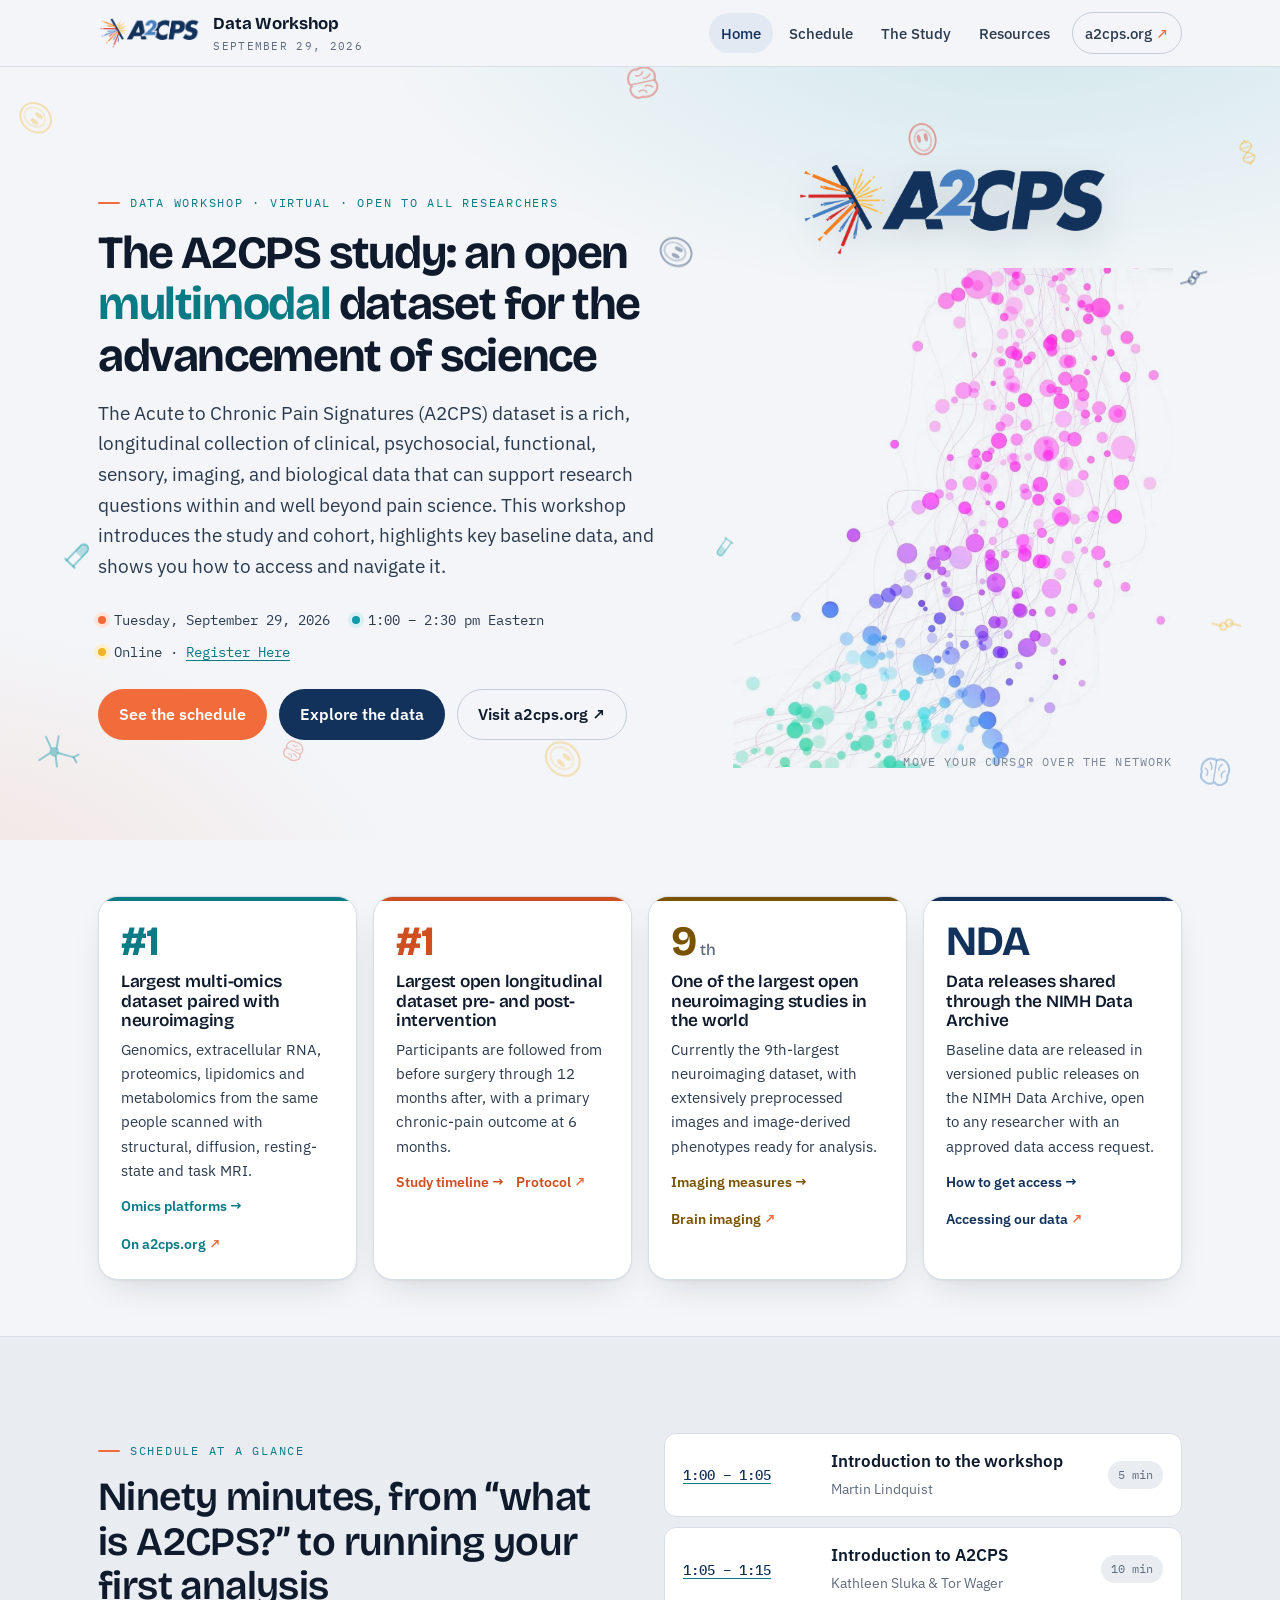
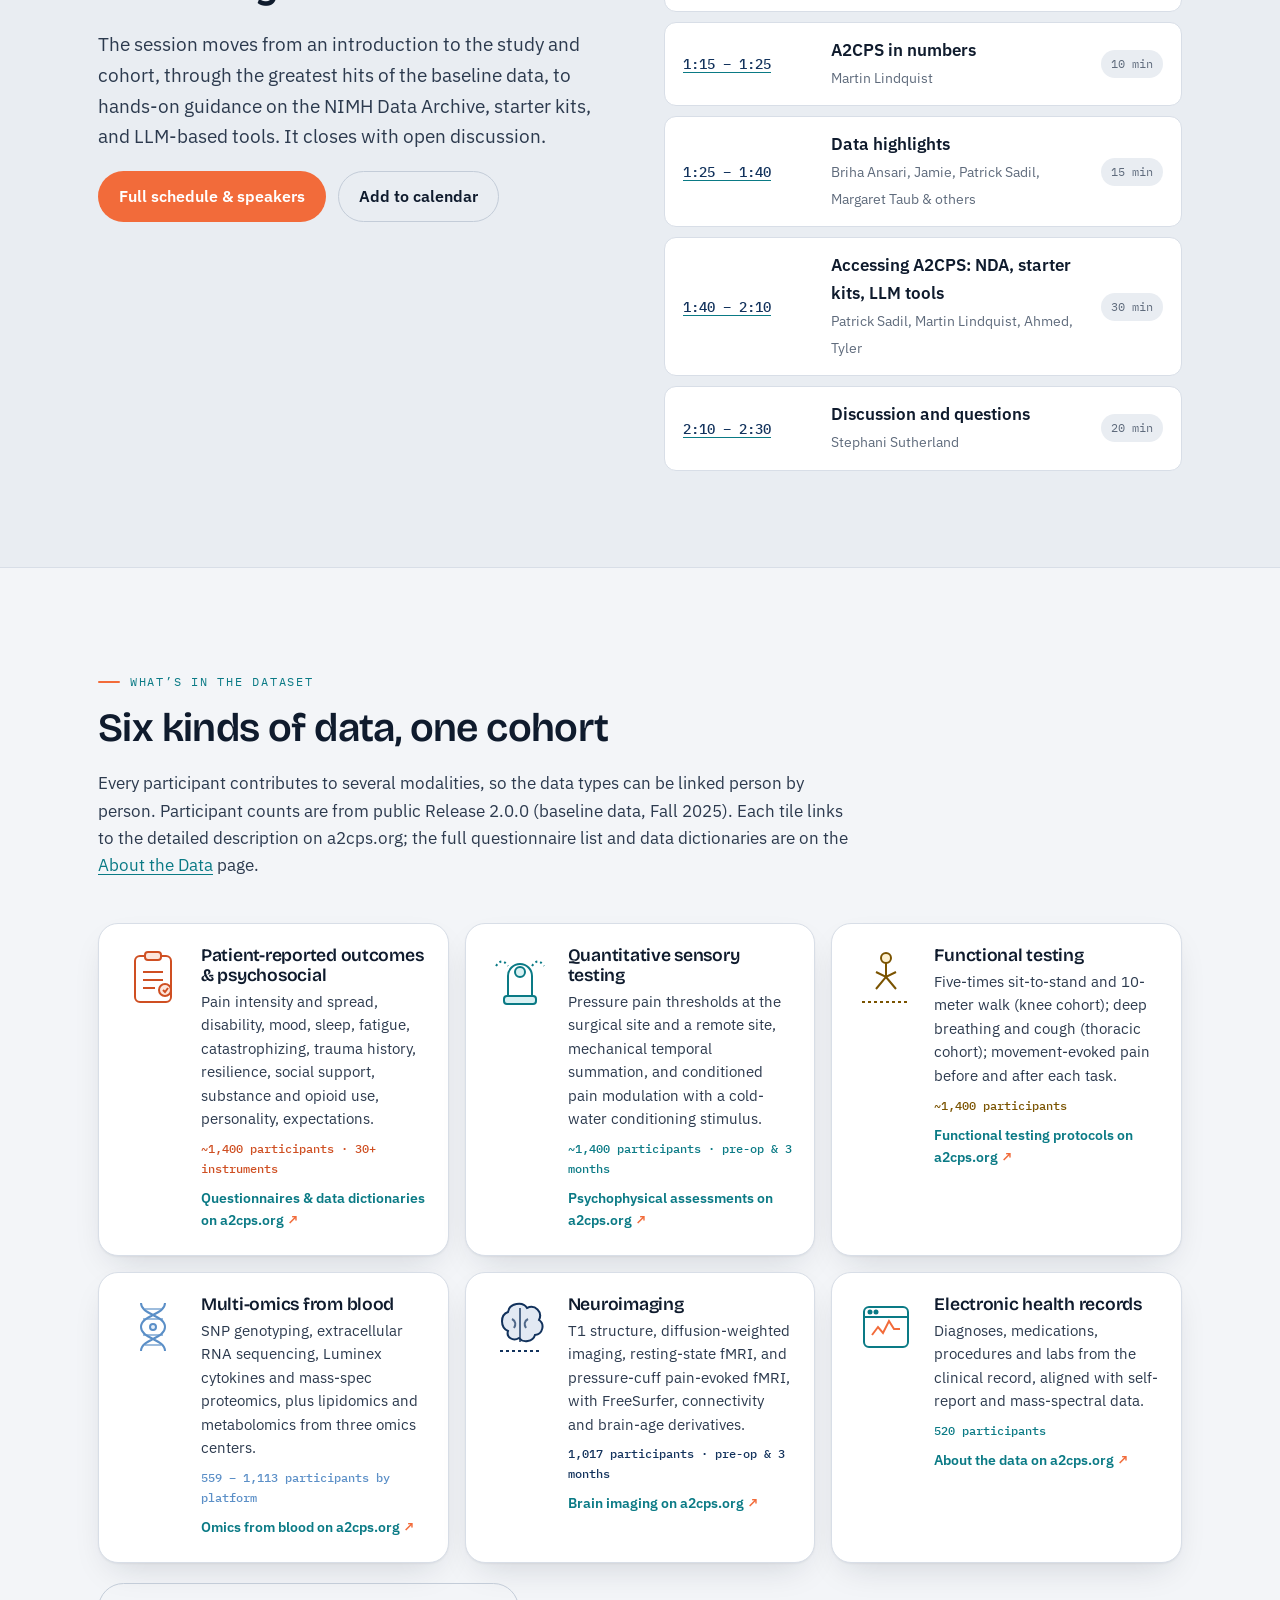
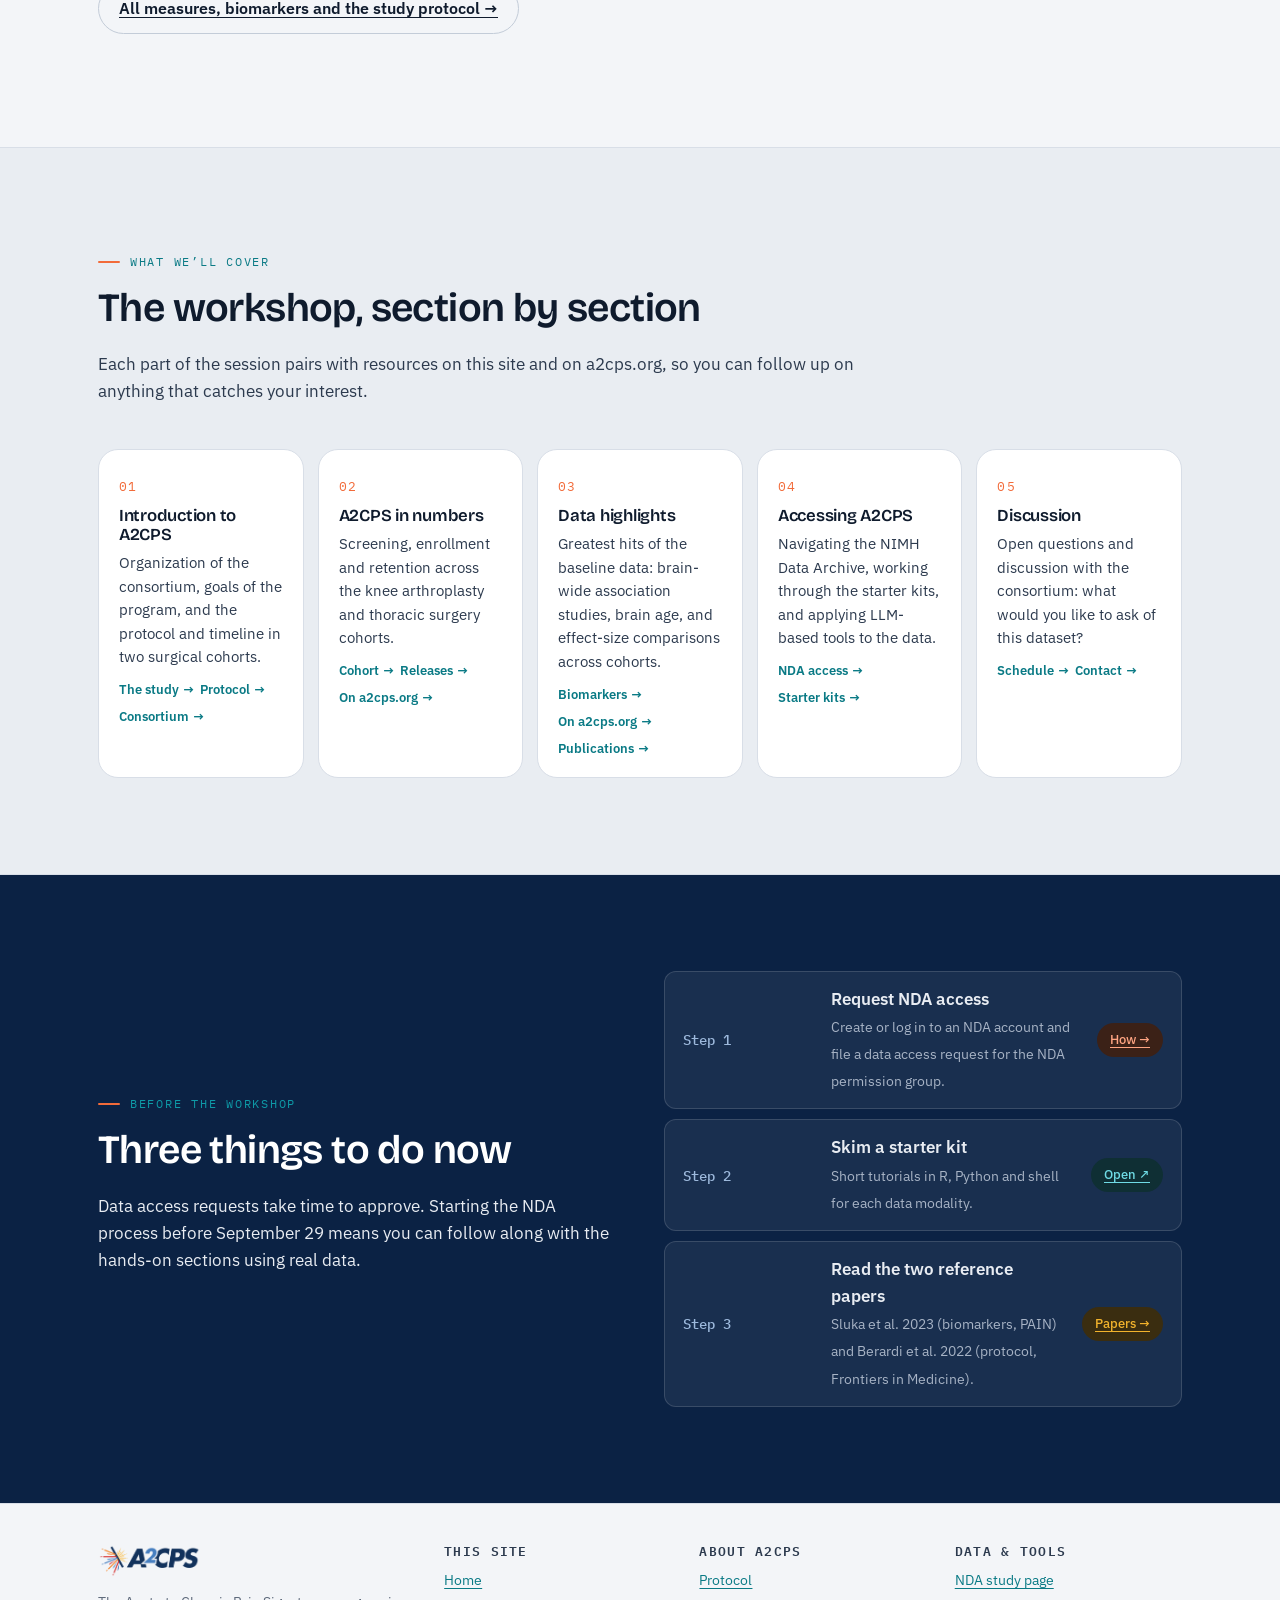
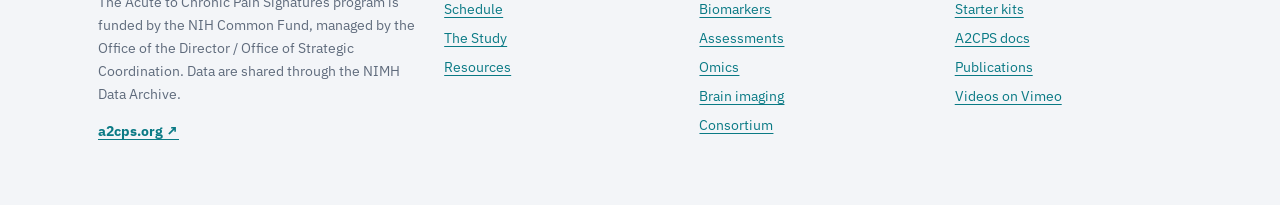
<file: index.html>
<!doctype html>
<html lang="en">
<head>
<meta charset="utf-8">
<meta name="viewport" content="width=device-width, initial-scale=1">
<title>A2CPS Data Workshop 2026</title>
<meta name="description" content="Exploring the A2CPS multimodal data resource: a virtual workshop on the Acute to Chronic Pain Signatures dataset, Tuesday September 29, 2026, 1:00–2:30 pm ET.">
<link rel="icon" href="assets/img/a2cps-logo.png">
<link rel="preconnect" href="https://fonts.googleapis.com">
<link rel="preconnect" href="https://fonts.gstatic.com" crossorigin>
<link href="https://fonts.googleapis.com/css2?family=Bricolage+Grotesque:opsz,wght@12..96,400;12..96,600;12..96,700;12..96,800&family=IBM+Plex+Sans:wght@400;500;600&family=IBM+Plex+Mono:wght@400;500&display=swap" rel="stylesheet">
<link rel="stylesheet" href="assets/css/site.css">
</head>
<body>

<header class="nav">
  <div class="wrap nav__in">
    <a class="brand" href="index.html"><img src="assets/img/a2cps-logo.png" alt="A2CPS"><span>Data Workshop<small>September 29, 2026</small></span></a>
    <button class="nav__toggle" aria-label="Menu" aria-expanded="false">☰</button>
    <nav class="nav__links">
      <a href="index.html" aria-current="page">Home</a>
      <a href="schedule.html">Schedule</a>
      <a href="study.html">The Study</a>
      <a href="resources.html">Resources</a>
      <a class="ext" href="https://a2cps.org" target="_blank" rel="noopener">a2cps.org</a>
    </nav>
  </div>
</header>

<!-- ============ HERO ============ -->
<section class="hero">
  <canvas class="hero__canvas" aria-hidden="true"></canvas>
  <div class="wrap hero__grid">
    <div>
      <div class="eyebrow">Data Workshop · Virtual · Open to all researchers</div>
      <h1>The A2CPS study: an open <em>multimodal</em> dataset for the advancement of science</h1>
      <p class="lede">The Acute to Chronic Pain Signatures (A2CPS) dataset is a rich, longitudinal collection of clinical, psychosocial, functional, sensory, imaging, and biological data that can support research questions within and well beyond pain science. This workshop introduces the study and cohort, highlights key baseline data, and shows you how to access and navigate it.</p>
      <ul class="hero__meta">
        <li>Tuesday, September 29, 2026</li>
        <li>1:00 – 2:30 pm Eastern</li>
        <li>Online · <a href="https://painresearchers.com/networks/events/287146" target="_blank" rel="noopener">Register Here</a>
      </ul>
      <div class="btn-row">
        <a class="btn btn--primary" href="schedule.html">See the schedule</a>
        <a class="btn btn--ink" href="study.html">Explore the data</a>
        <a class="btn btn--ghost" href="https://a2cps.org" target="_blank" rel="noopener">Visit a2cps.org ↗</a>
      </div>
    </div>
    <div class="hero__art">
      <div class="logo-stage" aria-label="Interactive A2CPS logo">
        <img class="logo-stage__img" src="assets/img/a2cps-logo.png" alt="A2CPS: Acute to Chronic Pain Signatures">
      </div>
      <div class="net" aria-label="Network graphic: move your cursor over the nodes">
        <img src="assets/img/covergraphic.png" alt="" draggable="false">
        <canvas aria-hidden="true"></canvas>
        <div class="net__hint">move your cursor over the network</div>
      </div>
    </div>
  </div>
</section>

<!-- ============ HIGHLIGHTS ============ -->
<section class="section--tight">
  <div class="wrap">
    <div class="tiles reveal">
      <div class="tile" style="--accent: var(--teal-deep)">
        <div class="tile__k">#1</div>
        <h3>Largest multi-omics dataset paired with neuroimaging</h3>
        <p>Genomics, extracellular RNA, proteomics, lipidomics and metabolomics from the same people scanned with structural, diffusion, resting-state and task MRI.</p>
        <a class="more" href="study.html#omics">Omics platforms →</a><a class="more ext" href="https://a2cps.org/about/omics" target="_blank" rel="noopener">On a2cps.org</a>
      </div>
      <div class="tile" style="--accent: var(--ember-deep)">
        <div class="tile__k">#1</div>
        <h3>Largest open longitudinal dataset pre- and post-intervention</h3>
        <p>Participants are followed from before surgery through 12 months after, with a primary chronic-pain outcome at 6 months.</p>
        <a class="more" href="study.html#timeline">Study timeline →</a><a class="more ext" href="https://a2cps.org/about/protocol" target="_blank" rel="noopener">Protocol</a>
      </div>
      <div class="tile" style="--accent: #7a5300">
        <div class="tile__k">9<small>th</small></div>
        <h3>One of the largest open neuroimaging studies in the world</h3>
        <p>Currently the 9th-largest neuroimaging dataset, with extensively preprocessed images and image-derived phenotypes ready for analysis.</p>
        <a class="more" href="study.html#imaging">Imaging measures →</a><a class="more ext" href="https://a2cps.org/about/brain-imaging" target="_blank" rel="noopener">Brain imaging</a>
      </div>
      <div class="tile" style="--accent: var(--navy)">
        <div class="tile__k">NDA</div>
        <h3>Data releases shared through the NIMH Data Archive</h3>
        <p>Baseline data are released in versioned public releases on the NIMH Data Archive, open to any researcher with an approved data access request.</p>
        <a class="more" href="resources.html#nda">How to get access →</a><a class="more ext" href="https://a2cps.org/researchers/accessing-our-data/" target="_blank" rel="noopener">Accessing our data</a>
      </div>
    </div>
  </div>
</section>

<!-- ============ SCHEDULE AT A GLANCE ============ -->
<section class="section--band">
  <div class="wrap">
    <div class="split" style="align-items:start">
      <div>
        <div class="eyebrow">Schedule at a glance</div>
        <h2>Ninety minutes, from “what is A2CPS?” to running your first analysis</h2>
        <p class="lede">The session moves from an introduction to the study and cohort, through the greatest hits of the baseline data, to hands-on guidance on the NIMH Data Archive, starter kits, and LLM-based tools. It closes with open discussion.</p>
        <div class="btn-row">
          <a class="btn btn--primary" href="schedule.html">Full schedule &amp; speakers</a>
          <a class="btn btn--ghost" href="assets/a2cps-data-workshop-2026.ics" download>Add to calendar</a>
        </div>
      </div>
      <ol class="sched reveal">
        <li><a href="schedule.html#intro"><time>1:00 – 1:05</time></a><span><span class="t">Introduction to the workshop</span><br><span class="who">Martin Lindquist</span></span><span class="dur">5 min</span></li>
        <li><a href="schedule.html#a2cps"><time>1:05 – 1:15</time></a><span><span class="t">Introduction to A2CPS</span><br><span class="who">Kathleen Sluka &amp; Tor Wager</span></span><span class="dur">10 min</span></li>
        <li><a href="schedule.html#numbers"><time>1:15 – 1:25</time></a><span><span class="t">A2CPS in numbers</span><br><span class="who">Martin Lindquist</span></span><span class="dur">10 min</span></li>
        <li><a href="schedule.html#highlights"><time>1:25 – 1:40</time></a><span><span class="t">Data highlights</span><br><span class="who">Briha Ansari, Jamie, Patrick Sadil, Margaret Taub &amp; others</span></span><span class="dur">15 min</span></li>
        <li><a href="schedule.html#access"><time>1:40 – 2:10</time></a><span><span class="t">Accessing A2CPS: NDA, starter kits, LLM tools</span><br><span class="who">Patrick Sadil, Martin Lindquist, Ahmed, Tyler</span></span><span class="dur">30 min</span></li>
        <li><a href="schedule.html#discussion"><time>2:10 – 2:30</time></a><span><span class="t">Discussion and questions</span><br><span class="who">Stephani Sutherland</span></span><span class="dur">20 min</span></li>
      </ol>
    </div>
  </div>
</section>

<!-- ============ DATA TYPES ============ -->
<section>
  <div class="wrap">
    <div class="section-head">
      <div class="eyebrow">What’s in the dataset</div>
      <h2>Six kinds of data, one cohort</h2>
      <p>Every participant contributes to several modalities, so the data types can be linked person by person. Participant counts are from public Release 2.0.0 (baseline data, Fall 2025). Each tile links to the detailed description on a2cps.org; the full questionnaire list and data dictionaries are on the <a href="https://a2cps.org/researchers/data-releases/about-the-data" target="_blank" rel="noopener">About the Data</a> page.</p>
    </div>
    <div class="mods reveal">
      <a class="mod" href="https://a2cps.org/researchers/data-releases/about-the-data" target="_blank" rel="noopener" style="--c: var(--ember-deep)">
        <svg viewBox="0 0 64 64" fill="none" stroke="currentColor" stroke-width="2" style="color:var(--ember-deep)"><rect x="14" y="10" width="36" height="46" rx="5"/><rect x="24" y="6" width="16" height="8" rx="3" fill="var(--ember-soft)"/><path d="M22 26h20M22 34h20M22 42h12"/><circle cx="44" cy="44" r="6" fill="var(--ember-soft)"/><path d="M42 44l2 2 3-4"/></svg>
        <div><h3>Patient-reported outcomes &amp; psychosocial</h3><p>Pain intensity and spread, disability, mood, sleep, fatigue, catastrophizing, trauma history, resilience, social support, substance and opioid use, personality, expectations.</p><span class="n">~1,400 participants · 30+ instruments</span><span class="more">Questionnaires &amp; data dictionaries on a2cps.org</span></div>
      </a>
      <a class="mod" href="https://a2cps.org/about/assessments" target="_blank" rel="noopener" style="--c: var(--teal-deep)">
        <svg viewBox="0 0 64 64" fill="none" stroke="currentColor" stroke-width="2" style="color:var(--teal-deep)"><path d="M20 54V30a12 12 0 0 1 24 0v24"/><rect x="16" y="50" width="32" height="8" rx="3" fill="var(--teal-soft)"/><circle cx="32" cy="26" r="5" fill="var(--teal-soft)"/><path d="M8 20c4-6 8-6 12 0M44 20c4-6 8-6 12 0" stroke-dasharray="2 3"/></svg>
        <div><h3>Quantitative sensory testing</h3><p>Pressure pain thresholds at the surgical site and a remote site, mechanical temporal summation, and conditioned pain modulation with a cold-water conditioning stimulus.</p><span class="n">~1,400 participants · pre-op &amp; 3 months</span><span class="more">Psychophysical assessments on a2cps.org</span></div>
      </a>
      <a class="mod" href="https://a2cps.org/researchers/data-releases/about-the-data" target="_blank" rel="noopener" style="--c: #7a5300">
        <svg viewBox="0 0 64 64" fill="none" stroke="currentColor" stroke-width="2" style="color:#7a5300"><circle cx="32" cy="12" r="5" fill="var(--gold-soft)"/><path d="M32 17v14l-10 12M32 31l10 12M22 26l10 5 10-5"/><path d="M8 56h48" stroke-dasharray="3 3"/></svg>
        <div><h3>Functional testing</h3><p>Five-times sit-to-stand and 10-meter walk (knee cohort); deep breathing and cough (thoracic cohort); movement-evoked pain before and after each task.</p><span class="n">~1,400 participants</span><span class="more">Functional testing protocols on a2cps.org</span></div>
      </a>
      <a class="mod" href="https://a2cps.org/about/omics" target="_blank" rel="noopener" style="--c: var(--sky)">
        <svg viewBox="0 0 64 64" fill="none" stroke="currentColor" stroke-width="2" style="color:var(--sky)"><path d="M20 8c0 12 24 12 24 24S20 44 20 56M44 8c0 12-24 12-24 24s24 12 24 24"/><path d="M24 14h16M22 24h20M22 40h20M24 50h16" opacity=".6"/><circle cx="32" cy="32" r="3" fill="var(--sky-soft)"/></svg>
        <div><h3>Multi-omics from blood</h3><p>SNP genotyping, extracellular RNA sequencing, Luminex cytokines and mass-spec proteomics, plus lipidomics and metabolomics from three omics centers.</p><span class="n">559 – 1,113 participants by platform</span><span class="more">Omics from blood on a2cps.org</span></div>
      </a>
      <a class="mod" href="https://a2cps.org/about/brain-imaging" target="_blank" rel="noopener" style="--c: var(--navy)">
        <svg viewBox="0 0 64 64" fill="none" stroke="currentColor" stroke-width="2" style="color:var(--navy)"><path d="M20 36c-8-4-8-16 0-19 1-9 15-11 19-4 8-4 16 4 12 12 6 4 4 14-4 15-2 7-12 8-16 3-6 4-13-1-11-7z" fill="var(--navy-soft)"/><path d="M32 13v34M24 24c4 2 4 6 2 9M40 24c-4 2-4 6-2 9" opacity=".7"/><path d="M12 56h40" stroke-dasharray="3 3"/></svg>
        <div><h3>Neuroimaging</h3><p>T1 structure, diffusion-weighted imaging, resting-state fMRI, and pressure-cuff pain-evoked fMRI, with FreeSurfer, connectivity and brain-age derivatives.</p><span class="n">1,017 participants · pre-op &amp; 3 months</span><span class="more">Brain imaging on a2cps.org</span></div>
      </a>
      <a class="mod" href="https://a2cps.org/researchers/data-releases/about-the-data" target="_blank" rel="noopener" style="--c: var(--teal-deep)">
        <svg viewBox="0 0 64 64" fill="none" stroke="currentColor" stroke-width="2" style="color:var(--teal-deep)"><rect x="10" y="12" width="44" height="40" rx="5"/><path d="M10 22h44"/><path d="M18 40l6-8 5 6 6-12 5 8h6" stroke="var(--ember)"/><circle cx="16" cy="17" r="1.5" fill="currentColor"/><circle cx="22" cy="17" r="1.5" fill="currentColor"/></svg>
        <div><h3>Electronic health records</h3><p>Diagnoses, medications, procedures and labs from the clinical record, aligned with self-report and mass-spectral data.</p><span class="n">520 participants</span><span class="more">About the data on a2cps.org</span></div>
      </a>
    </div>
    <p style="margin-top:20px"><a class="btn btn--ghost" href="study.html">All measures, biomarkers and the study protocol →</a></p>
  </div>
</section>

<!-- ============ WORKSHOP OUTLINE ============ -->
<section class="section--band">
  <div class="wrap">
    <div class="section-head">
      <div class="eyebrow">What we’ll cover</div>
      <h2>The workshop, section by section</h2>
      <p>Each part of the session pairs with resources on this site and on a2cps.org, so you can follow up on anything that catches your interest.</p>
    </div>
    <div class="journey reveal">
      <div class="step">
        <h3>Introduction to A2CPS</h3>
        <p>Organization of the consortium, goals of the program, and the protocol and timeline in two surgical cohorts.</p>
        <div class="links"><a href="study.html">The study</a><a href="https://a2cps.org/about/protocol/" target="_blank" rel="noopener">Protocol</a><a href="https://a2cps.org/about/consortium" target="_blank" rel="noopener">Consortium</a></div>
      </div>
      <div class="step">
        <h3>A2CPS in numbers</h3>
        <p>Screening, enrollment and retention across the knee arthroplasty and thoracic surgery cohorts.</p>
        <div class="links"><a href="study.html#cohort">Cohort</a><a href="study.html#releases">Releases</a><a href="https://a2cps.org/researchers/data-releases/" target="_blank" rel="noopener">On a2cps.org</a></div>
      </div>
      <div class="step">
        <h3>Data highlights</h3>
        <p>Greatest hits of the baseline data: brain-wide association studies, brain age, and effect-size comparisons across cohorts.</p>
        <div class="links"><a href="study.html#biomarkers">Biomarkers</a><a href="https://a2cps.org/about/biomarkers" target="_blank" rel="noopener">On a2cps.org</a><a href="https://a2cps.org/news/publications/" target="_blank" rel="noopener">Publications</a></div>
      </div>
      <div class="step">
        <h3>Accessing A2CPS</h3>
        <p>Navigating the NIMH Data Archive, working through the starter kits, and applying LLM-based tools to the data.</p>
        <div class="links"><a href="resources.html#nda">NDA access</a><a href="resources.html#kits">Starter kits</a></div>
      </div>
      <div class="step">
        <h3>Discussion</h3>
        <p>Open questions and discussion with the consortium: what would you like to ask of this dataset?</p>
        <div class="links"><a href="schedule.html#discussion">Schedule</a><a href="https://a2cps.org/contact/" target="_blank" rel="noopener">Contact</a></div>
      </div>
    </div>
  </div>
</section>

<!-- ============ GET READY ============ -->
<section class="section--ink">
  <div class="wrap">
    <div class="split">
      <div>
        <div class="eyebrow">Before the workshop</div>
        <h2>Three things to do now</h2>
        <p>Data access requests take time to approve. Starting the NDA process before September 29 means you can follow along with the hands-on sections using real data.</p>
      </div>
      <ol class="sched">
        <li><time>Step 1</time><span><span class="t">Request NDA access</span><br><span class="who">Create or log in to an NDA account and file a data access request for the NDA permission group.</span></span><a class="chip chip--ember" href="resources.html#nda">How →</a></li>
        <li><time>Step 2</time><span><span class="t">Skim a starter kit</span><br><span class="who">Short tutorials in R, Python and shell for each data modality.</span></span><a class="chip chip--teal" href="https://a2cps.github.io/starterkits/dev/" target="_blank" rel="noopener">Open ↗</a></li>
        <li><time>Step 3</time><span><span class="t">Read the two reference papers</span><br><span class="who">Sluka et al. 2023 (biomarkers, PAIN) and Berardi et al. 2022 (protocol, Frontiers in Medicine).</span></span><a class="chip chip--gold" href="resources.html#papers">Papers →</a></li>
      </ol>
    </div>
  </div>
</section>

<footer class="footer">
  <div class="wrap footer__in">
    <div>
      <img src="assets/img/a2cps-logo.png" alt="A2CPS">
      <p>The Acute to Chronic Pain Signatures program is funded by the NIH Common Fund, managed by the Office of the Director / Office of Strategic Coordination. Data are shared through the NIMH Data Archive.</p>
      <p><a href="https://a2cps.org" target="_blank" rel="noopener"><b>a2cps.org ↗</b></a></p>
    </div>
    <div>
      <h4>This site</h4>
      <ul><li><a href="index.html">Home</a></li><li><a href="schedule.html">Schedule</a></li><li><a href="study.html">The Study</a></li><li><a href="resources.html">Resources</a></li></ul>
    </div>
    <div>
      <h4>About A2CPS</h4>
      <ul>
        <li><a href="https://a2cps.org/about/protocol" target="_blank" rel="noopener">Protocol</a></li>
        <li><a href="https://a2cps.org/about/biomarkers" target="_blank" rel="noopener">Biomarkers</a></li>
        <li><a href="https://a2cps.org/about/assessments" target="_blank" rel="noopener">Assessments</a></li>
        <li><a href="https://a2cps.org/about/omics" target="_blank" rel="noopener">Omics</a></li>
        <li><a href="https://a2cps.org/about/brain-imaging" target="_blank" rel="noopener">Brain imaging</a></li>
        <li><a href="https://a2cps.org/about/consortium" target="_blank" rel="noopener">Consortium</a></li>
      </ul>
    </div>
    <div>
      <h4>Data &amp; tools</h4>
      <ul>
        <li><a href="https://nda.nih.gov/study.html?id=3307" target="_blank" rel="noopener">NDA study page</a></li>
        <li><a href="https://a2cps.github.io/starterkits/dev/" target="_blank" rel="noopener">Starter kits</a></li>
        <li><a href="https://a2cps.github.io/docs/" target="_blank" rel="noopener">A2CPS docs</a></li>
        <li><a href="https://a2cps.org/news/publications/" target="_blank" rel="noopener">Publications</a></li>
        <li><a href="https://vimeo.com/a2cps" target="_blank" rel="noopener">Videos on Vimeo</a></li>
      </ul>
    </div>
  </div>
</footer>

<script src="assets/js/site.js"></script>
<script src="assets/js/nodes.js"></script>
<script src="assets/js/hero.js"></script>
</body>
</html>
</file>
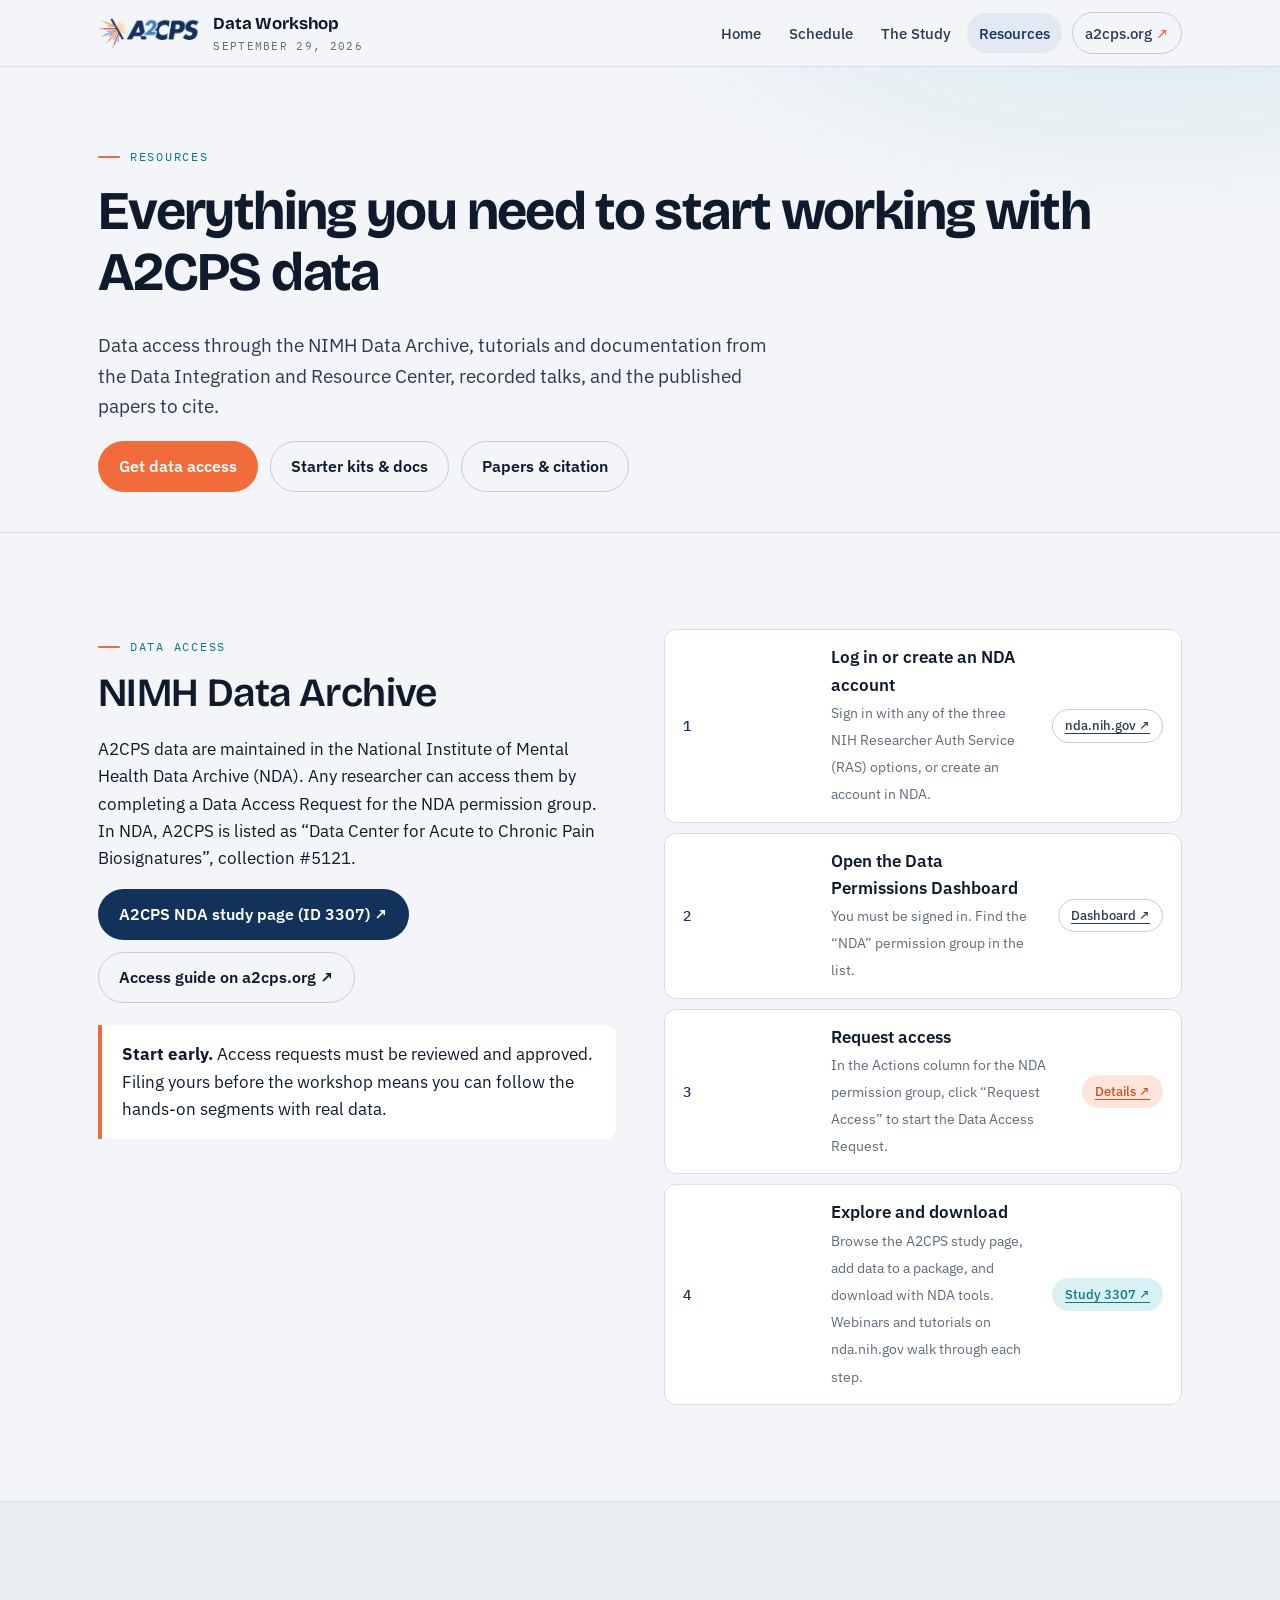
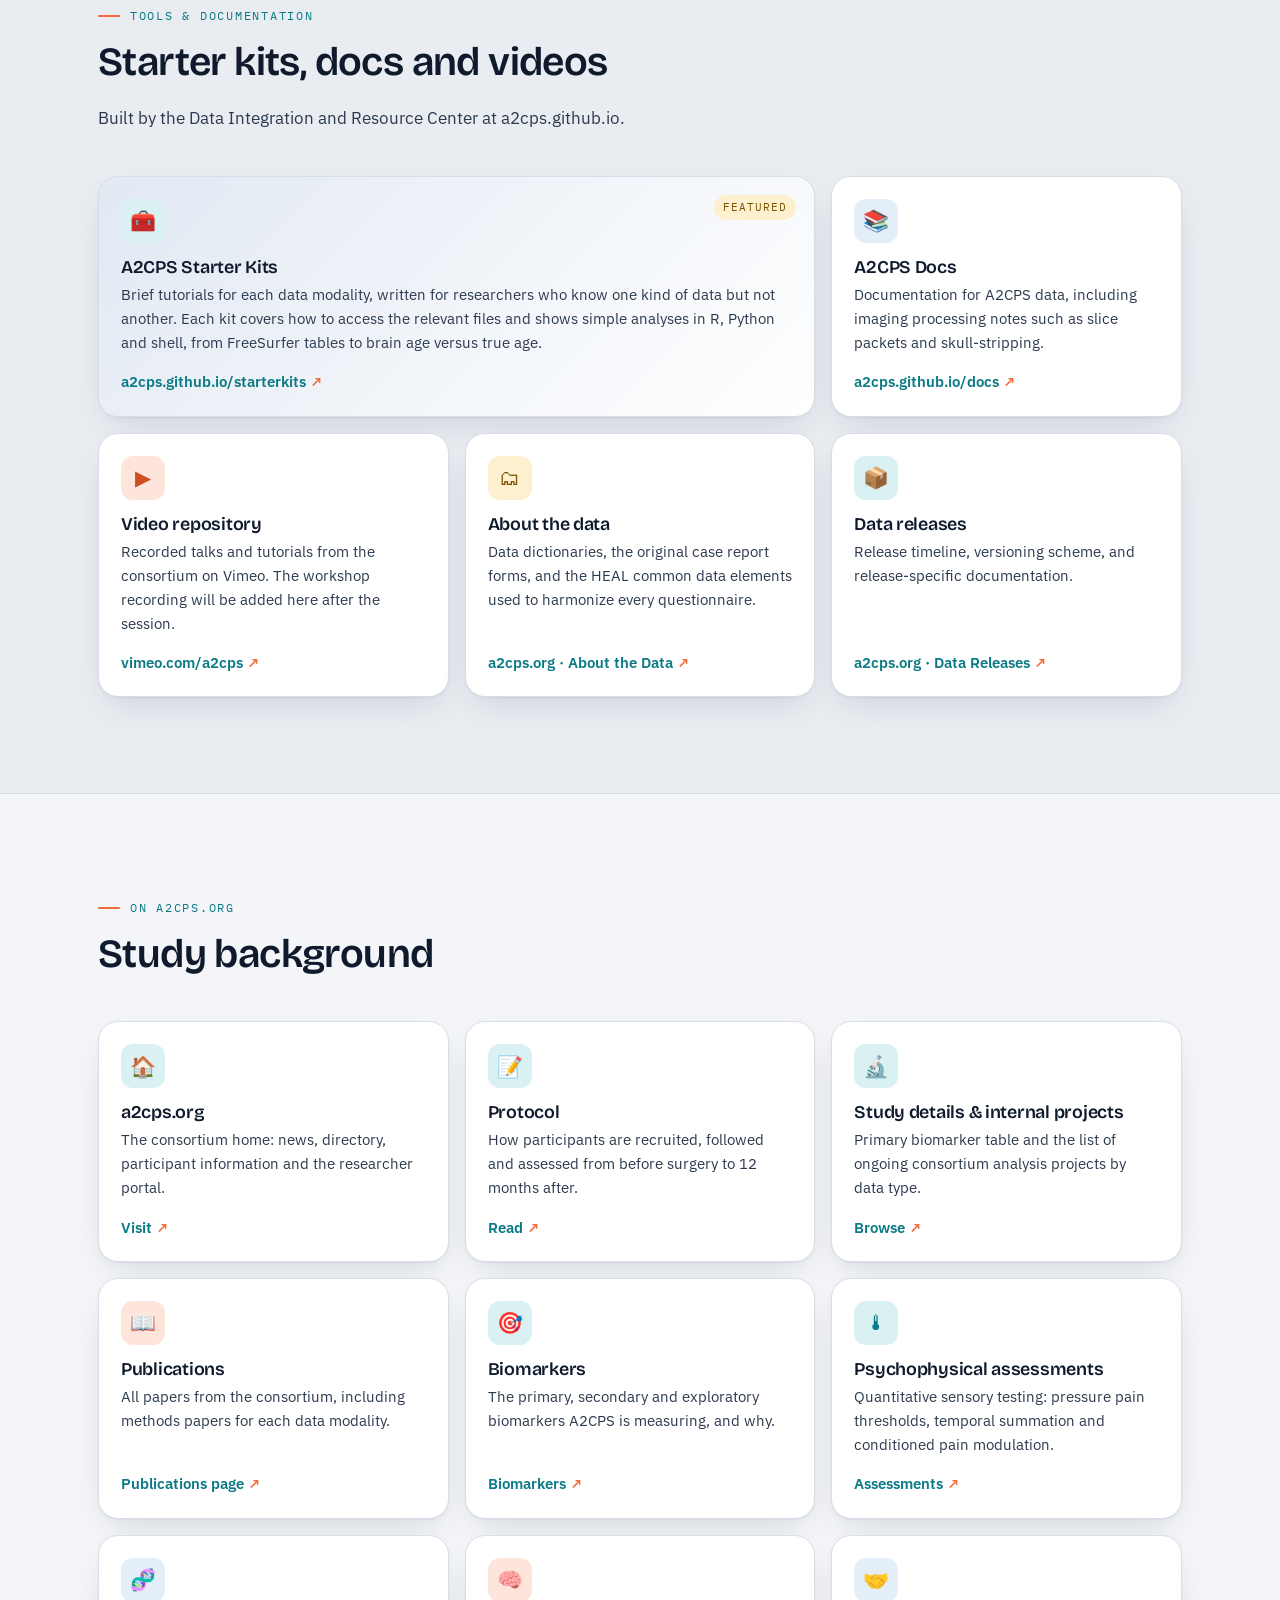
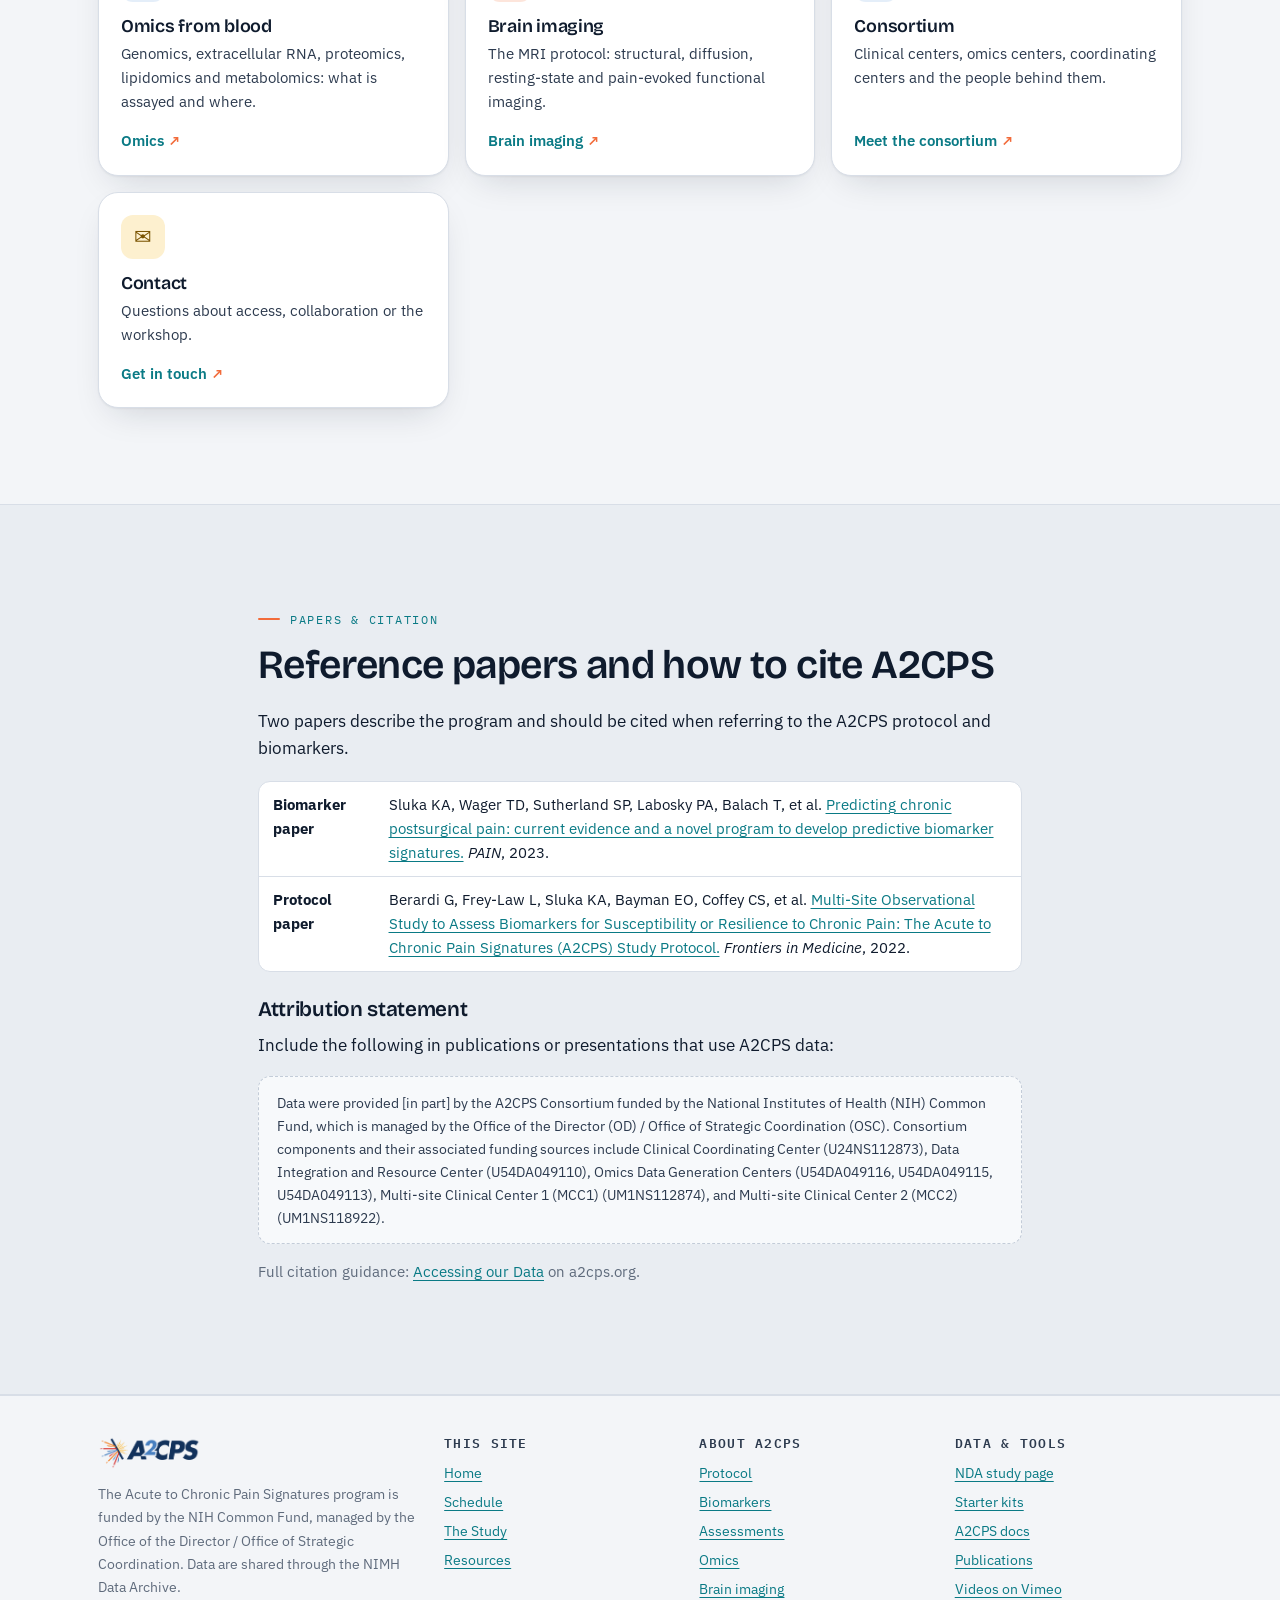
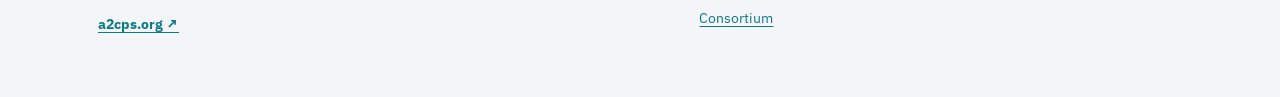
<file: resources.html>
<!doctype html>
<html lang="en">
<head>
<meta charset="utf-8">
<meta name="viewport" content="width=device-width, initial-scale=1">
<title>Resources · A2CPS Data Workshop 2026</title>
<meta name="description" content="Resources for working with A2CPS data: NIMH Data Archive access, starter kits, documentation, videos, publications and how to cite.">
<link rel="icon" href="assets/img/a2cps-logo.png">
<link rel="preconnect" href="https://fonts.googleapis.com">
<link rel="preconnect" href="https://fonts.gstatic.com" crossorigin>
<link href="https://fonts.googleapis.com/css2?family=Bricolage+Grotesque:opsz,wght@12..96,400;12..96,600;12..96,700;12..96,800&family=IBM+Plex+Sans:wght@400;500;600&family=IBM+Plex+Mono:wght@400;500&display=swap" rel="stylesheet">
<link rel="stylesheet" href="assets/css/site.css">
</head>
<body>

<header class="nav">
  <div class="wrap nav__in">
    <a class="brand" href="index.html"><img src="assets/img/a2cps-logo.png" alt="A2CPS"><span>Data Workshop<small>September 29, 2026</small></span></a>
    <button class="nav__toggle" aria-label="Menu" aria-expanded="false">☰</button>
    <nav class="nav__links">
      <a href="index.html">Home</a>
      <a href="schedule.html">Schedule</a>
      <a href="study.html">The Study</a>
      <a href="resources.html" aria-current="page">Resources</a>
      <a class="ext" href="https://a2cps.org" target="_blank" rel="noopener">a2cps.org</a>
    </nav>
  </div>
</header>

<section class="page-head">
  <div class="wrap">
    <div class="eyebrow">Resources</div>
    <h1>Everything you need to start working with A2CPS data</h1>
    <p class="lede">Data access through the NIMH Data Archive, tutorials and documentation from the Data Integration and Resource Center, recorded talks, and the published papers to cite.</p>
    <div class="btn-row">
      <a class="btn btn--primary" href="#nda">Get data access</a>
      <a class="btn btn--ghost" href="#kits">Starter kits &amp; docs</a>
      <a class="btn btn--ghost" href="#papers">Papers &amp; citation</a>
    </div>
  </div>
</section>

<!-- ============ NDA ============ -->
<section id="nda">
  <div class="wrap">
    <div class="split" style="align-items:start">
      <div>
        <div class="eyebrow">Data access</div>
        <h2>NIMH Data Archive</h2>
        <p>A2CPS data are maintained in the National Institute of Mental Health Data Archive (NDA). Any researcher can access them by completing a Data Access Request for the NDA permission group. In NDA, A2CPS is listed as “Data Center for Acute to Chronic Pain Biosignatures”, collection #5121.</p>
        <div class="btn-row">
          <a class="btn btn--ink" href="https://nda.nih.gov/study.html?id=3307" target="_blank" rel="noopener">A2CPS NDA study page (ID 3307) ↗</a>
          <a class="btn btn--ghost" href="https://a2cps.org/researchers/accessing-our-data/" target="_blank" rel="noopener">Access guide on a2cps.org ↗</a>
        </div>
        <div class="callout" style="margin-top:22px">
          <p><b>Start early.</b> Access requests must be reviewed and approved. Filing yours before the workshop means you can follow the hands-on segments with real data.</p>
        </div>
      </div>
      <ol class="sched">
        <li><time>1</time><span><span class="t">Log in or create an NDA account</span><br><span class="who">Sign in with any of the three NIH Researcher Auth Service (RAS) options, or create an account in NDA.</span></span><a class="chip" href="https://nda.nih.gov/" target="_blank" rel="noopener">nda.nih.gov ↗</a></li>
        <li><time>2</time><span><span class="t">Open the Data Permissions Dashboard</span><br><span class="who">You must be signed in. Find the “NDA” permission group in the list.</span></span><a class="chip" href="https://nda.nih.gov/user/dashboard/data_permissions.html" target="_blank" rel="noopener">Dashboard ↗</a></li>
        <li><time>3</time><span><span class="t">Request access</span><br><span class="who">In the Actions column for the NDA permission group, click “Request Access” to start the Data Access Request.</span></span><a class="chip chip--ember" href="https://a2cps.org/researchers/accessing-our-data/" target="_blank" rel="noopener">Details ↗</a></li>
        <li><time>4</time><span><span class="t">Explore and download</span><br><span class="who">Browse the A2CPS study page, add data to a package, and download with NDA tools. Webinars and tutorials on nda.nih.gov walk through each step.</span></span><a class="chip chip--teal" href="https://nda.nih.gov/study.html?id=3307" target="_blank" rel="noopener">Study 3307 ↗</a></li>
      </ol>
    </div>
  </div>
</section>

<!-- ============ TOOLS ============ -->
<section class="section--band" id="kits">
  <div class="wrap">
    <div class="section-head">
      <div class="eyebrow">Tools &amp; documentation</div>
      <h2>Starter kits, docs and videos</h2>
      <p>Built by the Data Integration and Resource Center at a2cps.github.io.</p>
    </div>
    <div class="cards reveal">
      <a class="card card--featured" href="https://a2cps.github.io/starterkits/dev/" target="_blank" rel="noopener">
        <span class="tag">Featured</span>
        <div class="card__icon">🧰</div>
        <h3>A2CPS Starter Kits</h3>
        <p>Brief tutorials for each data modality, written for researchers who know one kind of data but not another. Each kit covers how to access the relevant files and shows simple analyses in R, Python and shell, from FreeSurfer tables to brain age versus true age.</p>
        <span class="cta">a2cps.github.io/starterkits</span>
      </a>
      <a class="card" href="https://a2cps.github.io/docs/" target="_blank" rel="noopener">
        <div class="card__icon" style="background:var(--sky-soft); color:var(--navy)">📚</div>
        <h3>A2CPS Docs</h3>
        <p>Documentation for A2CPS data, including imaging processing notes such as slice packets and skull-stripping.</p>
        <span class="cta">a2cps.github.io/docs</span>
      </a>
      <a class="card" href="https://vimeo.com/a2cps" target="_blank" rel="noopener">
        <div class="card__icon" style="background:var(--ember-soft); color:var(--ember-deep)">▶</div>
        <h3>Video repository</h3>
        <p>Recorded talks and tutorials from the consortium on Vimeo. The workshop recording will be added here after the session.</p>
        <span class="cta">vimeo.com/a2cps</span>
      </a>
      <a class="card" href="https://a2cps.org/researchers/data-releases/about-the-data" target="_blank" rel="noopener">
        <div class="card__icon" style="background:var(--gold-soft); color:#7a5300">🗂</div>
        <h3>About the data</h3>
        <p>Data dictionaries, the original case report forms, and the HEAL common data elements used to harmonize every questionnaire.</p>
        <span class="cta">a2cps.org · About the Data</span>
      </a>
      <a class="card" href="https://a2cps.org/researchers/data-releases/" target="_blank" rel="noopener">
        <div class="card__icon">📦</div>
        <h3>Data releases</h3>
        <p>Release timeline, versioning scheme, and release-specific documentation.</p>
        <span class="cta">a2cps.org · Data Releases</span>
      </a>
    </div>
  </div>
</section>

<!-- ============ ABOUT THE STUDY ============ -->
<section id="about">
  <div class="wrap">
    <div class="section-head">
      <div class="eyebrow">On a2cps.org</div>
      <h2>Study background</h2>
    </div>
    <div class="cards reveal">
      <a class="card" href="https://a2cps.org/" target="_blank" rel="noopener"><div class="card__icon">🏠</div><h3>a2cps.org</h3><p>The consortium home: news, directory, participant information and the researcher portal.</p><span class="cta">Visit</span></a>
      <a class="card" href="https://a2cps.org/about/protocol/" target="_blank" rel="noopener"><div class="card__icon">📝</div><h3>Protocol</h3><p>How participants are recruited, followed and assessed from before surgery to 12 months after.</p><span class="cta">Read</span></a>
      <a class="card" href="https://a2cps.org/researchers/a2cps-study-details/" target="_blank" rel="noopener"><div class="card__icon">🔬</div><h3>Study details &amp; internal projects</h3><p>Primary biomarker table and the list of ongoing consortium analysis projects by data type.</p><span class="cta">Browse</span></a>
      <a class="card" href="https://a2cps.org/news/publications/" target="_blank" rel="noopener"><div class="card__icon" style="background:var(--ember-soft); color:var(--ember-deep)">📖</div><h3>Publications</h3><p>All papers from the consortium, including methods papers for each data modality.</p><span class="cta">Publications page</span></a>
      <a class="card" href="https://a2cps.org/about/biomarkers" target="_blank" rel="noopener"><div class="card__icon">🎯</div><h3>Biomarkers</h3><p>The primary, secondary and exploratory biomarkers A2CPS is measuring, and why.</p><span class="cta">Biomarkers</span></a>
      <a class="card" href="https://a2cps.org/about/assessments" target="_blank" rel="noopener"><div class="card__icon" style="background:var(--teal-soft); color:var(--teal-deep)">🌡</div><h3>Psychophysical assessments</h3><p>Quantitative sensory testing: pressure pain thresholds, temporal summation and conditioned pain modulation.</p><span class="cta">Assessments</span></a>
      <a class="card" href="https://a2cps.org/about/omics" target="_blank" rel="noopener"><div class="card__icon" style="background:var(--sky-soft); color:var(--navy)">🧬</div><h3>Omics from blood</h3><p>Genomics, extracellular RNA, proteomics, lipidomics and metabolomics: what is assayed and where.</p><span class="cta">Omics</span></a>
      <a class="card" href="https://a2cps.org/about/brain-imaging" target="_blank" rel="noopener"><div class="card__icon" style="background:var(--ember-soft); color:var(--ember-deep)">🧠</div><h3>Brain imaging</h3><p>The MRI protocol: structural, diffusion, resting-state and pain-evoked functional imaging.</p><span class="cta">Brain imaging</span></a>
      <a class="card" href="https://a2cps.org/about/consortium" target="_blank" rel="noopener"><div class="card__icon" style="background:var(--sky-soft); color:var(--navy)">🤝</div><h3>Consortium</h3><p>Clinical centers, omics centers, coordinating centers and the people behind them.</p><span class="cta">Meet the consortium</span></a>
      <a class="card" href="https://a2cps.org/contact/" target="_blank" rel="noopener"><div class="card__icon" style="background:var(--gold-soft); color:#7a5300">✉</div><h3>Contact</h3><p>Questions about access, collaboration or the workshop.</p><span class="cta">Get in touch</span></a>
    </div>
  </div>
</section>

<!-- ============ PAPERS & CITATION ============ -->
<section class="section--band" id="papers">
  <div class="wrap wrap--narrow">
    <div class="eyebrow">Papers &amp; citation</div>
    <h2>Reference papers and how to cite A2CPS</h2>
    <p>Two papers describe the program and should be cited when referring to the A2CPS protocol and biomarkers.</p>
    <div class="table-wrap" style="margin: 18px 0 26px">
      <table>
        <tr><td><b>Biomarker paper</b></td><td>Sluka KA, Wager TD, Sutherland SP, Labosky PA, Balach T, et al. <a href="https://journals.lww.com/pain/fulltext/2023/09000/predicting_chronic_postsurgical_pain__current.5.aspx" target="_blank" rel="noopener">Predicting chronic postsurgical pain: current evidence and a novel program to develop predictive biomarker signatures.</a> <i>PAIN</i>, 2023.</td></tr>
        <tr><td><b>Protocol paper</b></td><td>Berardi G, Frey-Law L, Sluka KA, Bayman EO, Coffey CS, et al. <a href="https://www.frontiersin.org/articles/10.3389/fmed.2022.849214/full" target="_blank" rel="noopener">Multi-Site Observational Study to Assess Biomarkers for Susceptibility or Resilience to Chronic Pain: The Acute to Chronic Pain Signatures (A2CPS) Study Protocol.</a> <i>Frontiers in Medicine</i>, 2022.</td></tr>
      </table>
    </div>
    <h3>Attribution statement</h3>
    <p>Include the following in publications or presentations that use A2CPS data:</p>
    <div class="cite">Data were provided [in part] by the A2CPS Consortium funded by the National Institutes of Health (NIH) Common Fund, which is managed by the Office of the Director (OD) / Office of Strategic Coordination (OSC). Consortium components and their associated funding sources include Clinical Coordinating Center (U24NS112873), Data Integration and Resource Center (U54DA049110), Omics Data Generation Centers (U54DA049116, U54DA049115, U54DA049113), Multi-site Clinical Center 1 (MCC1) (UM1NS112874), and Multi-site Clinical Center 2 (MCC2) (UM1NS118922).</div>
    <p style="margin-top:16px; font-size:.92rem; color:var(--muted)">Full citation guidance: <a href="https://a2cps.org/researchers/accessing-our-data/" target="_blank" rel="noopener">Accessing our Data</a> on a2cps.org.</p>
  </div>
</section>

<footer class="footer">
  <div class="wrap footer__in">
    <div>
      <img src="assets/img/a2cps-logo.png" alt="A2CPS">
      <p>The Acute to Chronic Pain Signatures program is funded by the NIH Common Fund, managed by the Office of the Director / Office of Strategic Coordination. Data are shared through the NIMH Data Archive.</p>
      <p><a href="https://a2cps.org" target="_blank" rel="noopener"><b>a2cps.org ↗</b></a></p>
    </div>
    <div>
      <h4>This site</h4>
      <ul><li><a href="index.html">Home</a></li><li><a href="schedule.html">Schedule</a></li><li><a href="study.html">The Study</a></li><li><a href="resources.html">Resources</a></li></ul>
    </div>
    <div>
      <h4>About A2CPS</h4>
      <ul>
        <li><a href="https://a2cps.org/about/protocol" target="_blank" rel="noopener">Protocol</a></li>
        <li><a href="https://a2cps.org/about/biomarkers" target="_blank" rel="noopener">Biomarkers</a></li>
        <li><a href="https://a2cps.org/about/assessments" target="_blank" rel="noopener">Assessments</a></li>
        <li><a href="https://a2cps.org/about/omics" target="_blank" rel="noopener">Omics</a></li>
        <li><a href="https://a2cps.org/about/brain-imaging" target="_blank" rel="noopener">Brain imaging</a></li>
        <li><a href="https://a2cps.org/about/consortium" target="_blank" rel="noopener">Consortium</a></li>
      </ul>
    </div>
    <div>
      <h4>Data &amp; tools</h4>
      <ul>
        <li><a href="https://nda.nih.gov/study.html?id=3307" target="_blank" rel="noopener">NDA study page</a></li>
        <li><a href="https://a2cps.github.io/starterkits/dev/" target="_blank" rel="noopener">Starter kits</a></li>
        <li><a href="https://a2cps.github.io/docs/" target="_blank" rel="noopener">A2CPS docs</a></li>
        <li><a href="https://a2cps.org/news/publications/" target="_blank" rel="noopener">Publications</a></li>
        <li><a href="https://vimeo.com/a2cps" target="_blank" rel="noopener">Videos on Vimeo</a></li>
      </ul>
    </div>
  </div>
</footer>

<script src="assets/js/site.js"></script>
</body>
</html>
</file>
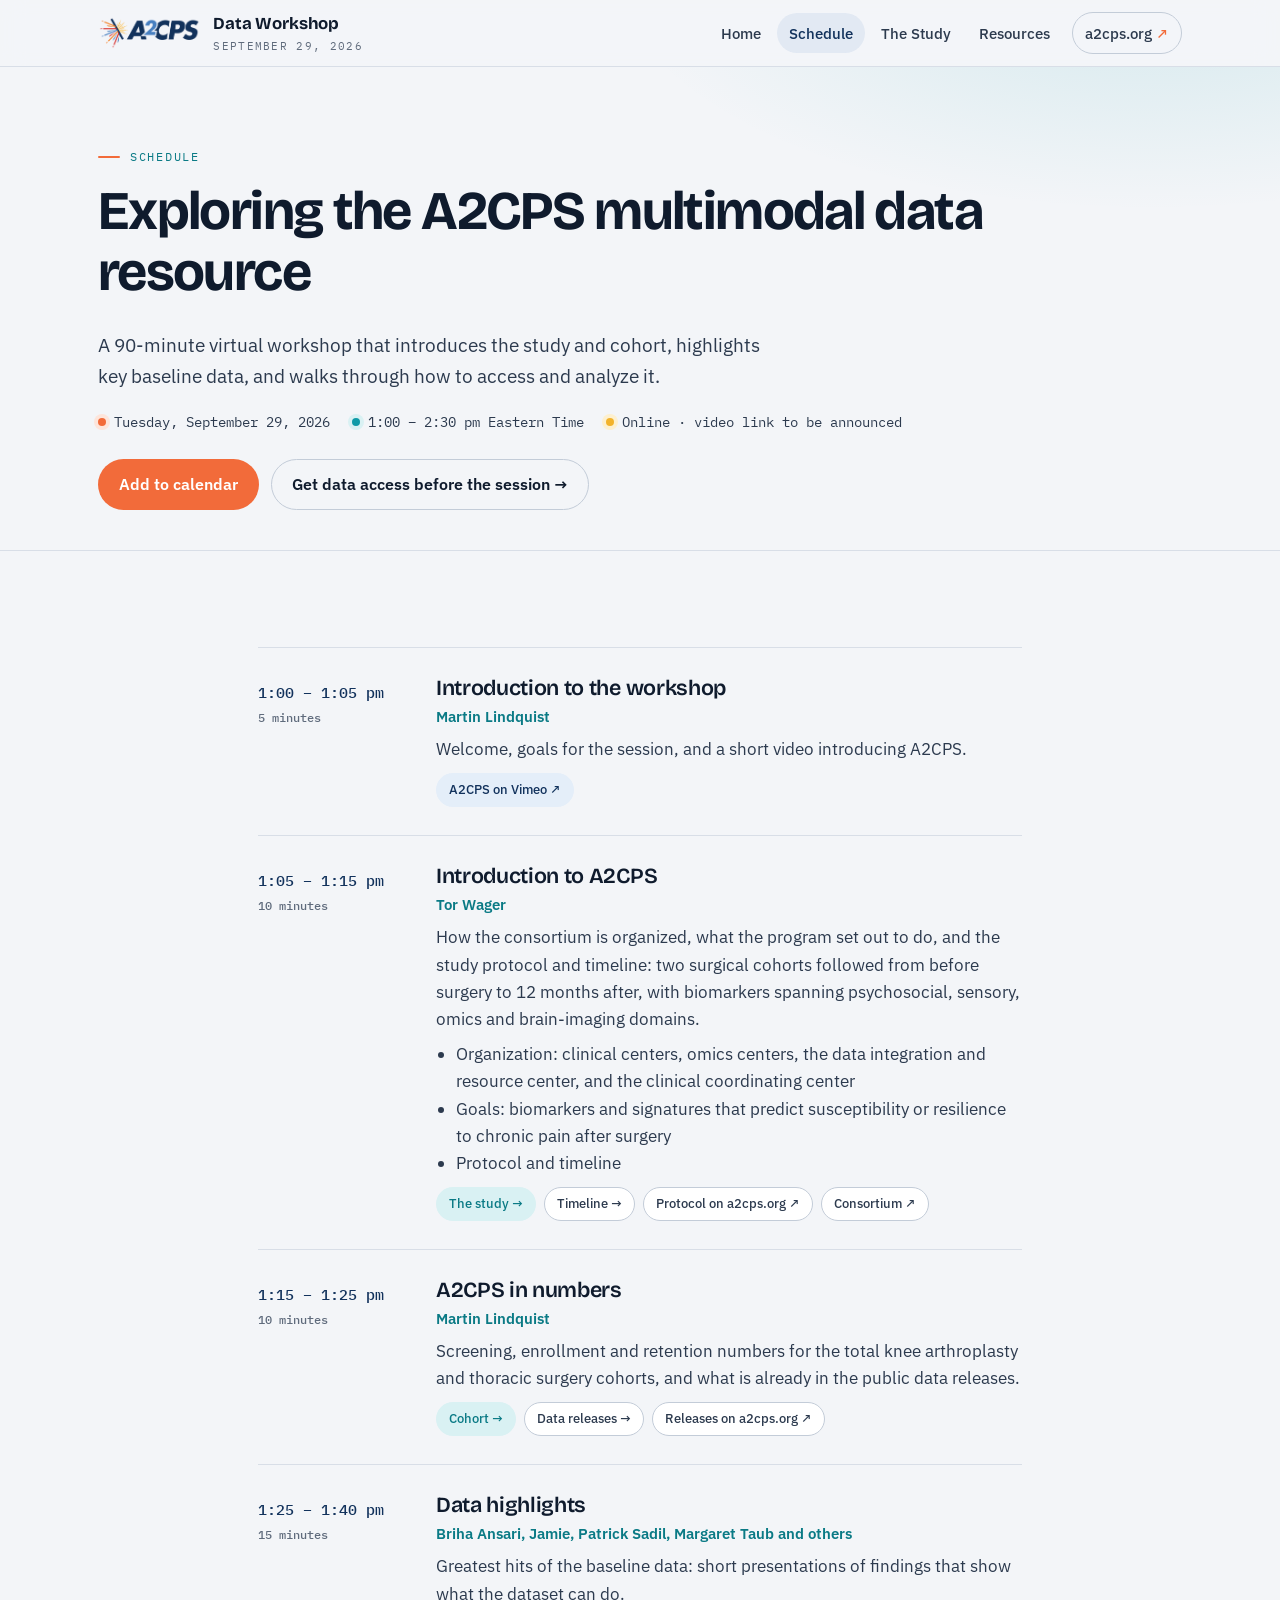
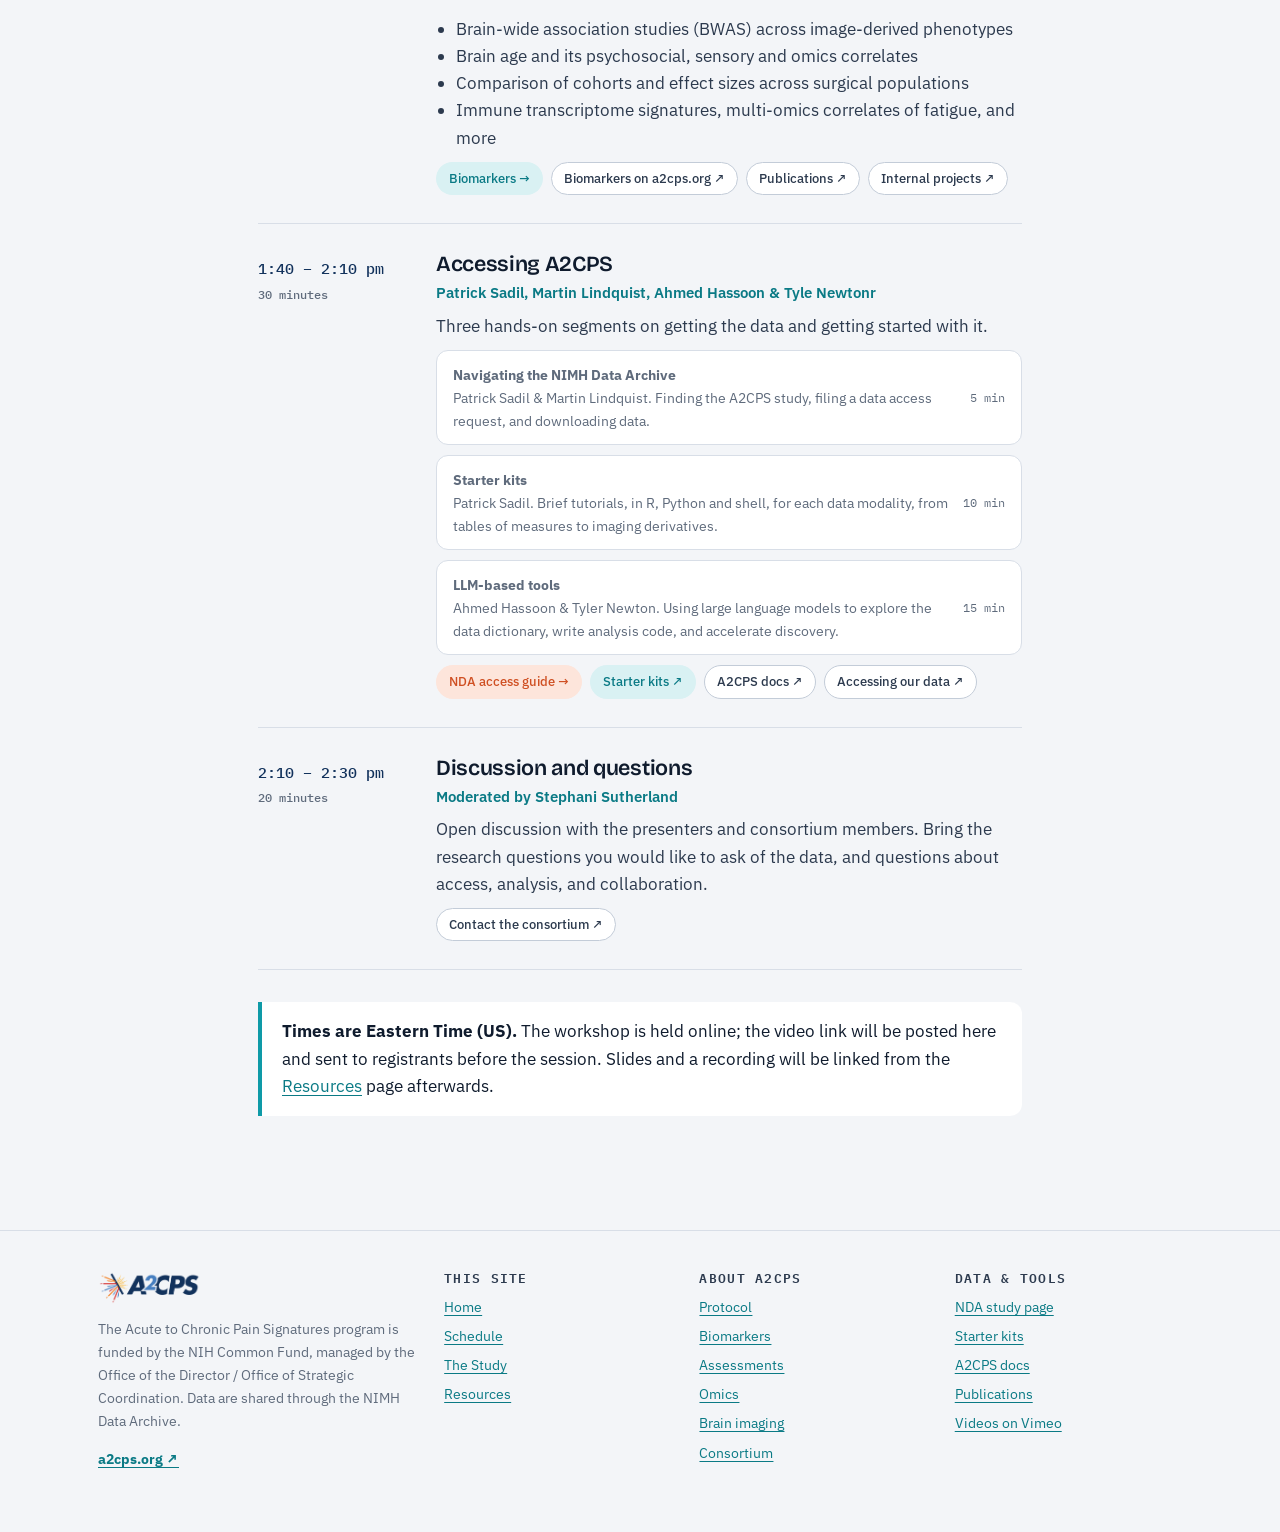
<file: schedule.html>
<!doctype html>
<html lang="en">
<head>
<meta charset="utf-8">
<meta name="viewport" content="width=device-width, initial-scale=1">
<title>Schedule · A2CPS Data Workshop 2026</title>
<meta name="description" content="Full schedule and speakers for the A2CPS Data Workshop, Tuesday September 29, 2026, 1:00–2:30 pm ET.">
<link rel="icon" href="assets/img/a2cps-logo.png">
<link rel="preconnect" href="https://fonts.googleapis.com">
<link rel="preconnect" href="https://fonts.gstatic.com" crossorigin>
<link href="https://fonts.googleapis.com/css2?family=Bricolage+Grotesque:opsz,wght@12..96,400;12..96,600;12..96,700;12..96,800&family=IBM+Plex+Sans:wght@400;500;600&family=IBM+Plex+Mono:wght@400;500&display=swap" rel="stylesheet">
<link rel="stylesheet" href="assets/css/site.css">
</head>
<body>

<header class="nav">
  <div class="wrap nav__in">
    <a class="brand" href="index.html"><img src="assets/img/a2cps-logo.png" alt="A2CPS"><span>Data Workshop<small>September 29, 2026</small></span></a>
    <button class="nav__toggle" aria-label="Menu" aria-expanded="false">☰</button>
    <nav class="nav__links">
      <a href="index.html">Home</a>
      <a href="schedule.html" aria-current="page">Schedule</a>
      <a href="study.html">The Study</a>
      <a href="resources.html">Resources</a>
      <a class="ext" href="https://a2cps.org" target="_blank" rel="noopener">a2cps.org</a>
    </nav>
  </div>
</header>

<section class="page-head">
  <div class="wrap">
    <div class="eyebrow">Schedule</div>
    <h1>Exploring the A2CPS multimodal data resource</h1>
    <p class="lede">A 90-minute virtual workshop that introduces the study and cohort, highlights key baseline data, and walks through how to access and analyze it.</p>
    <ul class="hero__meta">
      <li>Tuesday, September 29, 2026</li>
      <li>1:00 – 2:30 pm Eastern Time</li>
      <li>Online · video link to be announced</li>
    </ul>
    <div class="btn-row">
      <a class="btn btn--primary" href="assets/a2cps-data-workshop-2026.ics" download>Add to calendar</a>
      <a class="btn btn--ghost" href="resources.html#nda">Get data access before the session →</a>
    </div>
  </div>
</section>

<section>
  <div class="wrap wrap--narrow">
    <div class="agenda" style="padding-left:0">

      <div class="agenda__item" id="intro">
        <div class="agenda__time">1:00 – 1:05 pm<small>5 minutes</small></div>
        <div class="agenda__body">
          <h3>Introduction to the workshop</h3>
          <div class="agenda__who">Martin Lindquist</div>
          <p>Welcome, goals for the session, and a short video introducing A2CPS.</p>
          <div class="agenda__links"><a class="chip chip--sky" href="https://vimeo.com/a2cps" target="_blank" rel="noopener">A2CPS on Vimeo ↗</a></div>
        </div>
      </div>

      <div class="agenda__item" id="a2cps">
        <div class="agenda__time">1:05 – 1:15 pm<small>10 minutes</small></div>
        <div class="agenda__body">
          <h3>Introduction to A2CPS</h3>
          <div class="agenda__who">Tor Wager</div>
          <p>How the consortium is organized, what the program set out to do, and the study protocol and timeline: two surgical cohorts followed from before surgery to 12 months after, with biomarkers spanning psychosocial, sensory, omics and brain-imaging domains.</p>
          <ul>
            <li>Organization: clinical centers, omics centers, the data integration and resource center, and the clinical coordinating center</li>
            <li>Goals: biomarkers and signatures that predict susceptibility or resilience to chronic pain after surgery</li>
            <li>Protocol and timeline</li>
          </ul>
          <div class="agenda__links"><a class="chip chip--teal" href="study.html">The study →</a><a class="chip" href="study.html#timeline">Timeline →</a><a class="chip" href="https://a2cps.org/about/protocol/" target="_blank" rel="noopener">Protocol on a2cps.org ↗</a><a class="chip" href="https://a2cps.org/about/consortium" target="_blank" rel="noopener">Consortium ↗</a></div>
        </div>
      </div>

      <div class="agenda__item" id="numbers">
        <div class="agenda__time">1:15 – 1:25 pm<small>10 minutes</small></div>
        <div class="agenda__body">
          <h3>A2CPS in numbers</h3>
          <div class="agenda__who">Martin Lindquist</div>
          <p>Screening, enrollment and retention numbers for the total knee arthroplasty and thoracic surgery cohorts, and what is already in the public data releases.</p>
          <div class="agenda__links"><a class="chip chip--teal" href="study.html#cohort">Cohort →</a><a class="chip" href="study.html#releases">Data releases →</a><a class="chip" href="https://a2cps.org/researchers/data-releases/" target="_blank" rel="noopener">Releases on a2cps.org ↗</a></div>
        </div>
      </div>

      <div class="agenda__item" id="highlights">
        <div class="agenda__time">1:25 – 1:40 pm<small>15 minutes</small></div>
        <div class="agenda__body">
          <h3>Data highlights</h3>
          <div class="agenda__who">Briha Ansari, Jamie, Patrick Sadil, Margaret Taub and others</div>
          <p>Greatest hits of the baseline data: short presentations of findings that show what the dataset can do.</p>
          <ul>
            <li>Brain-wide association studies (BWAS) across image-derived phenotypes</li>
            <li>Brain age and its psychosocial, sensory and omics correlates</li>
            <li>Comparison of cohorts and effect sizes across surgical populations</li>
            <li>Immune transcriptome signatures, multi-omics correlates of fatigue, and more</li>
          </ul>
          <div class="agenda__links"><a class="chip chip--teal" href="study.html#biomarkers">Biomarkers →</a><a class="chip" href="https://a2cps.org/about/biomarkers" target="_blank" rel="noopener">Biomarkers on a2cps.org ↗</a><a class="chip" href="https://a2cps.org/news/publications/" target="_blank" rel="noopener">Publications ↗</a><a class="chip" href="https://a2cps.org/researchers/a2cps-study-details/" target="_blank" rel="noopener">Internal projects ↗</a></div>
        </div>
      </div>

      <div class="agenda__item" id="access">
        <div class="agenda__time">1:40 – 2:10 pm<small>30 minutes</small></div>
        <div class="agenda__body">
          <h3>Accessing A2CPS</h3>
          <div class="agenda__who">Patrick Sadil, Martin Lindquist, Ahmed Hassoon &amp; Tyle Newtonr</div>
          <p>Three hands-on segments on getting the data and getting started with it.</p>
          <div class="agenda__sub">
            <div><span><b>Navigating the NIMH Data Archive</b><span>Patrick Sadil &amp; Martin Lindquist. Finding the A2CPS study, filing a data access request, and downloading data.</span></span><span class="dur">5 min</span></div>
            <div><span><b>Starter kits</b><span>Patrick Sadil. Brief tutorials, in R, Python and shell, for each data modality, from tables of measures to imaging derivatives.</span></span><span class="dur">10 min</span></div>
            <div><span><b>LLM-based tools</b><span>Ahmed Hassoon &amp; Tyler Newton. Using large language models to explore the data dictionary, write analysis code, and accelerate discovery.</span></span><span class="dur">15 min</span></div>
          </div>
          <div class="agenda__links"><a class="chip chip--ember" href="resources.html#nda">NDA access guide →</a><a class="chip chip--teal" href="https://a2cps.github.io/starterkits/dev/" target="_blank" rel="noopener">Starter kits ↗</a><a class="chip" href="https://a2cps.github.io/docs/" target="_blank" rel="noopener">A2CPS docs ↗</a><a class="chip" href="https://a2cps.org/researchers/accessing-our-data/" target="_blank" rel="noopener">Accessing our data ↗</a></div>
        </div>
      </div>

      <div class="agenda__item" id="discussion">
        <div class="agenda__time">2:10 – 2:30 pm<small>20 minutes</small></div>
        <div class="agenda__body">
          <h3>Discussion and questions</h3>
          <div class="agenda__who">Moderated by Stephani Sutherland</div>
          <p>Open discussion with the presenters and consortium members. Bring the research questions you would like to ask of the data, and questions about access, analysis, and collaboration.</p>
          <div class="agenda__links"><a class="chip" href="https://a2cps.org/contact/" target="_blank" rel="noopener">Contact the consortium ↗</a></div>
        </div>
      </div>

    </div>

    <div class="callout callout--teal" style="margin-top:32px">
      <p><b>Times are Eastern Time (US).</b> The workshop is held online; the video link will be posted here and sent to registrants before the session. Slides and a recording will be linked from the <a href="resources.html">Resources</a> page afterwards.</p>
    </div>
  </div>
</section>

<footer class="footer">
  <div class="wrap footer__in">
    <div>
      <img src="assets/img/a2cps-logo.png" alt="A2CPS">
      <p>The Acute to Chronic Pain Signatures program is funded by the NIH Common Fund, managed by the Office of the Director / Office of Strategic Coordination. Data are shared through the NIMH Data Archive.</p>
      <p><a href="https://a2cps.org" target="_blank" rel="noopener"><b>a2cps.org ↗</b></a></p>
    </div>
    <div>
      <h4>This site</h4>
      <ul><li><a href="index.html">Home</a></li><li><a href="schedule.html">Schedule</a></li><li><a href="study.html">The Study</a></li><li><a href="resources.html">Resources</a></li></ul>
    </div>
    <div>
      <h4>About A2CPS</h4>
      <ul>
        <li><a href="https://a2cps.org/about/protocol" target="_blank" rel="noopener">Protocol</a></li>
        <li><a href="https://a2cps.org/about/biomarkers" target="_blank" rel="noopener">Biomarkers</a></li>
        <li><a href="https://a2cps.org/about/assessments" target="_blank" rel="noopener">Assessments</a></li>
        <li><a href="https://a2cps.org/about/omics" target="_blank" rel="noopener">Omics</a></li>
        <li><a href="https://a2cps.org/about/brain-imaging" target="_blank" rel="noopener">Brain imaging</a></li>
        <li><a href="https://a2cps.org/about/consortium" target="_blank" rel="noopener">Consortium</a></li>
      </ul>
    </div>
    <div>
      <h4>Data &amp; tools</h4>
      <ul>
        <li><a href="https://nda.nih.gov/study.html?id=3307" target="_blank" rel="noopener">NDA study page</a></li>
        <li><a href="https://a2cps.github.io/starterkits/dev/" target="_blank" rel="noopener">Starter kits</a></li>
        <li><a href="https://a2cps.github.io/docs/" target="_blank" rel="noopener">A2CPS docs</a></li>
        <li><a href="https://a2cps.org/news/publications/" target="_blank" rel="noopener">Publications</a></li>
        <li><a href="https://vimeo.com/a2cps" target="_blank" rel="noopener">Videos on Vimeo</a></li>
      </ul>
    </div>
  </div>
</footer>

<script src="assets/js/site.js"></script>
</body>
</html>
</file>
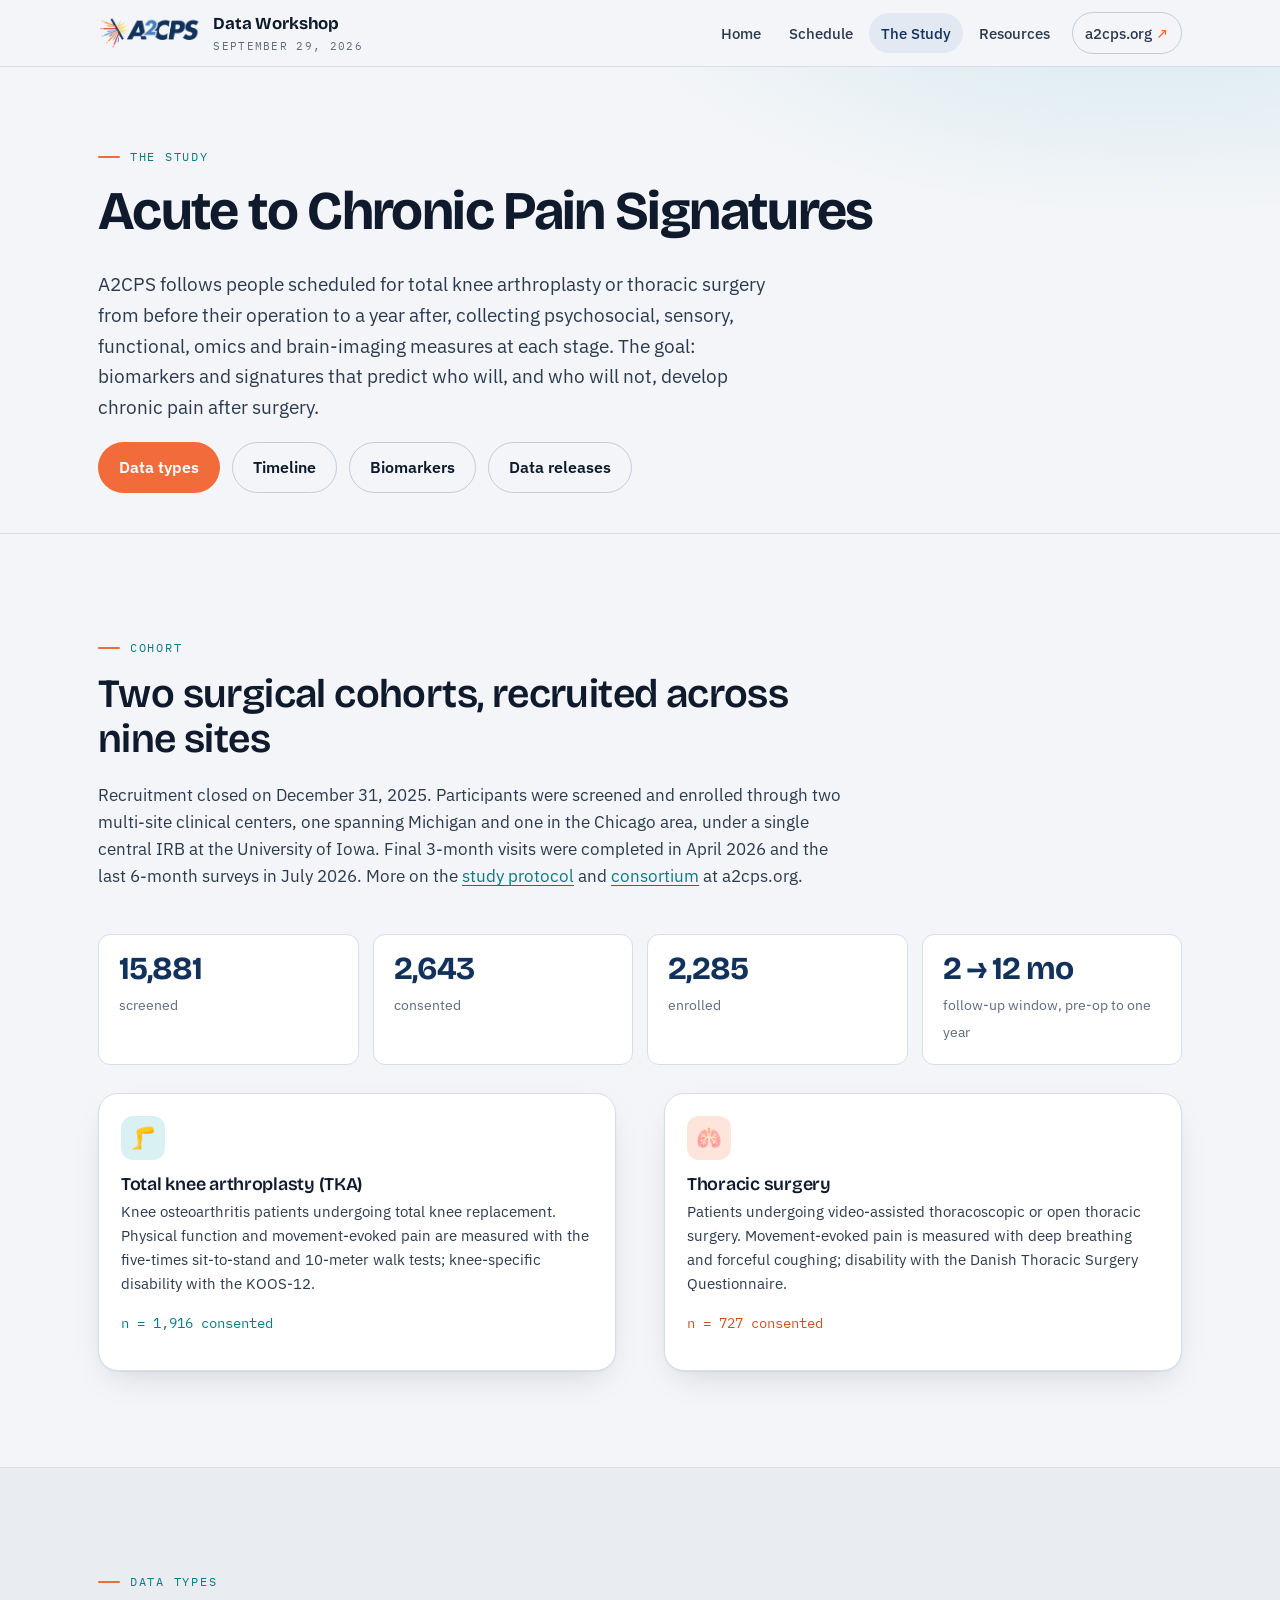
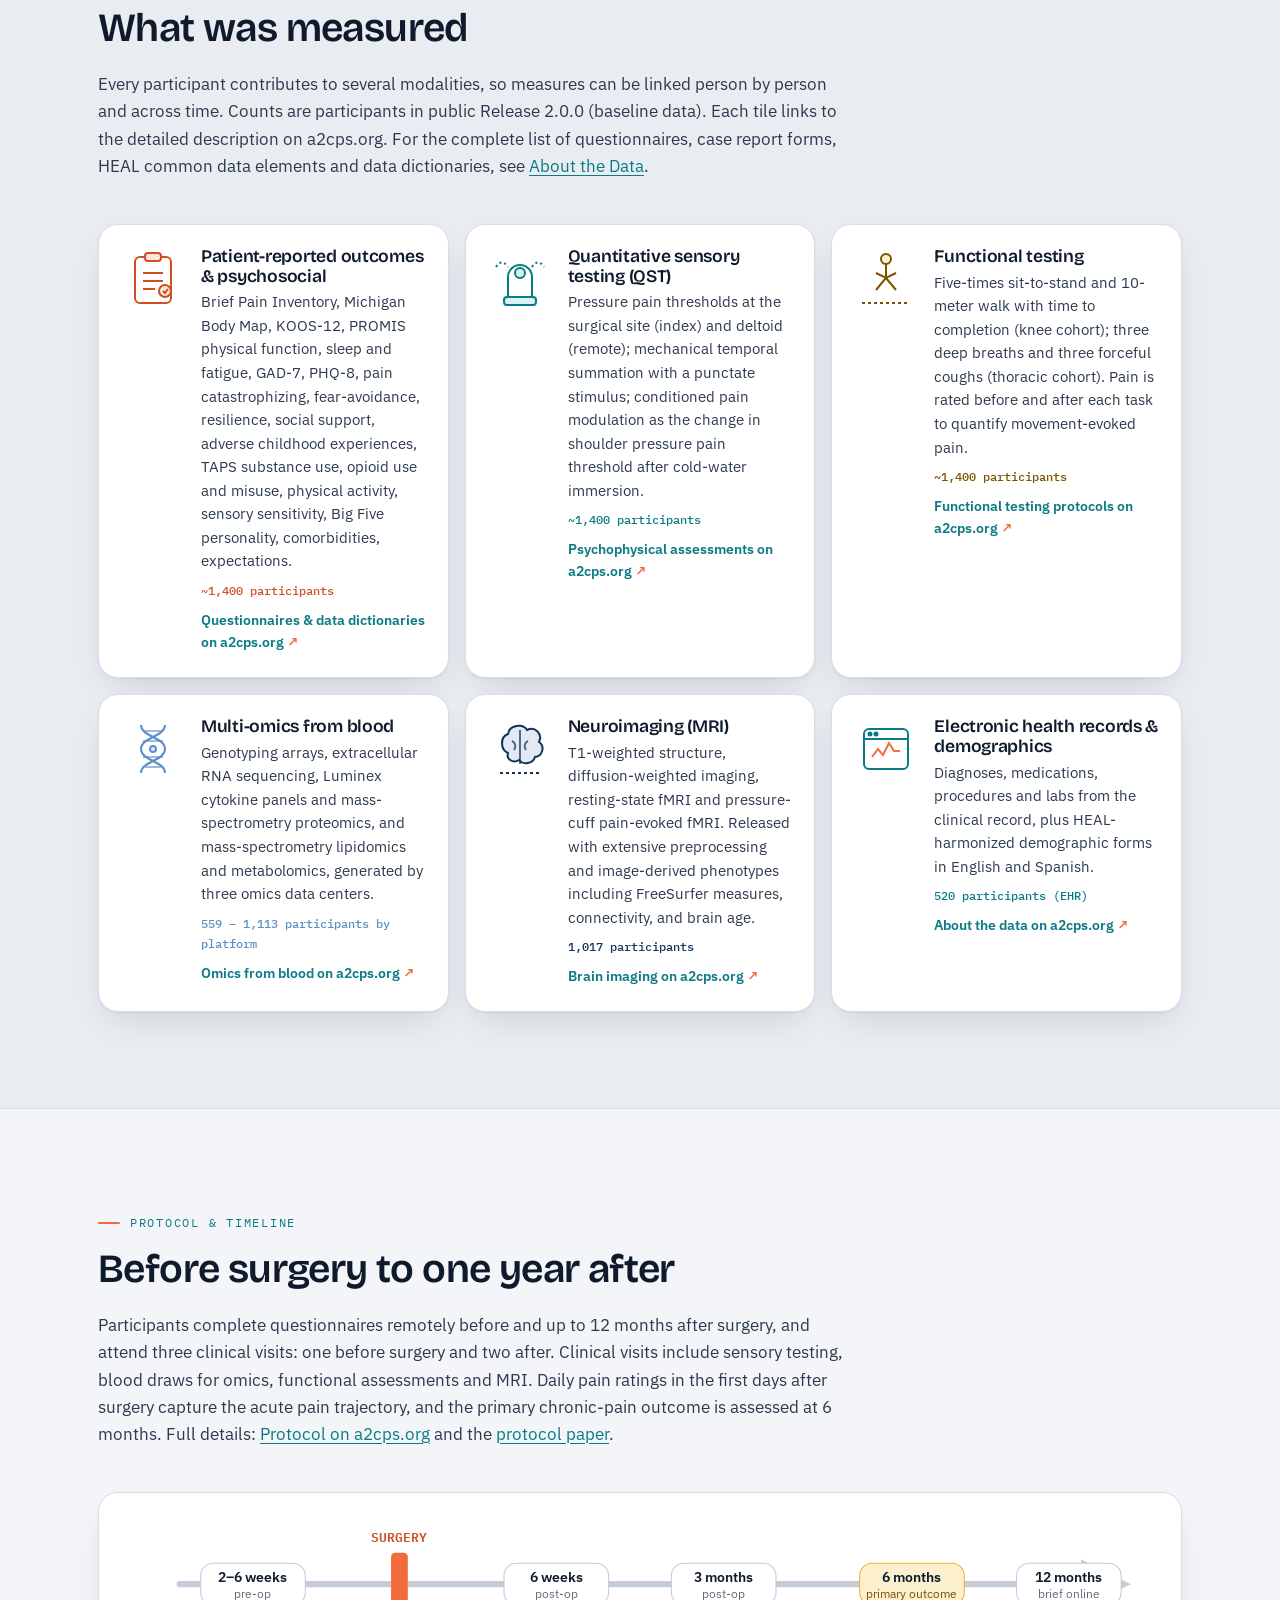
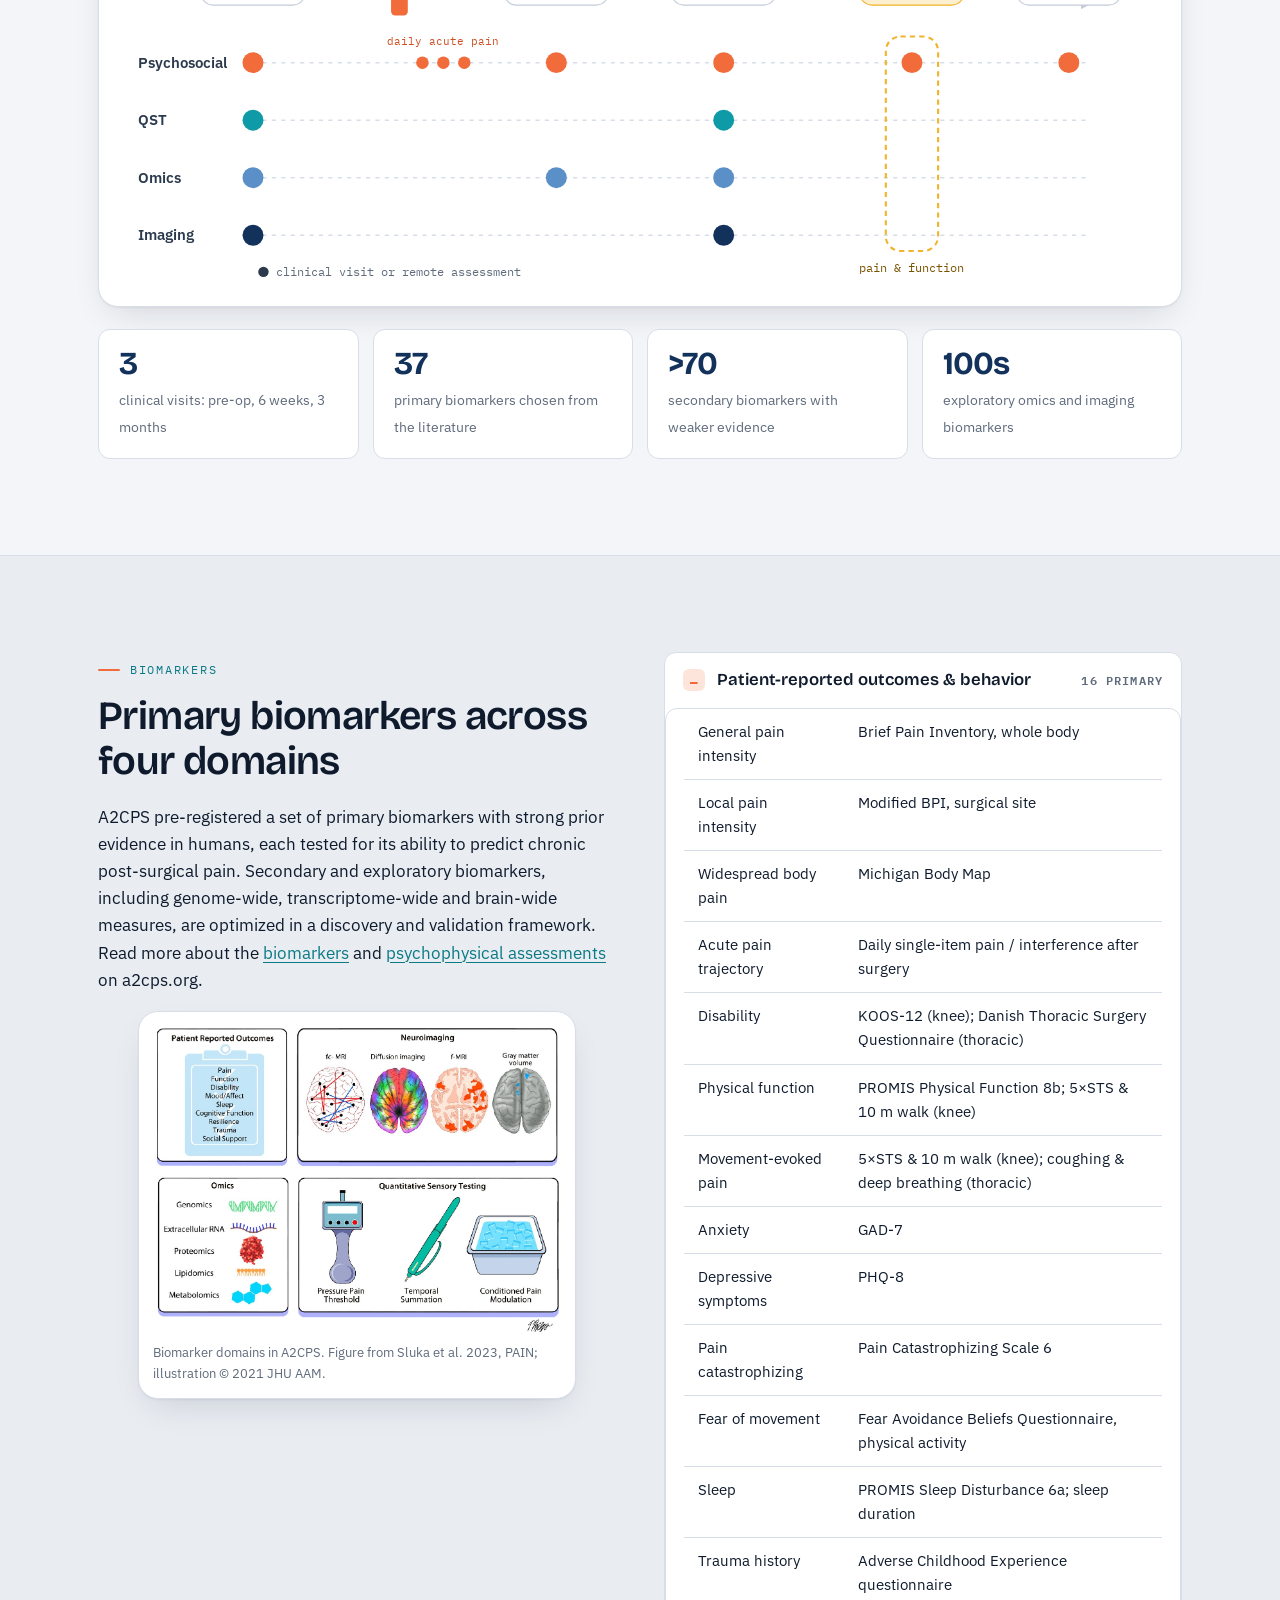
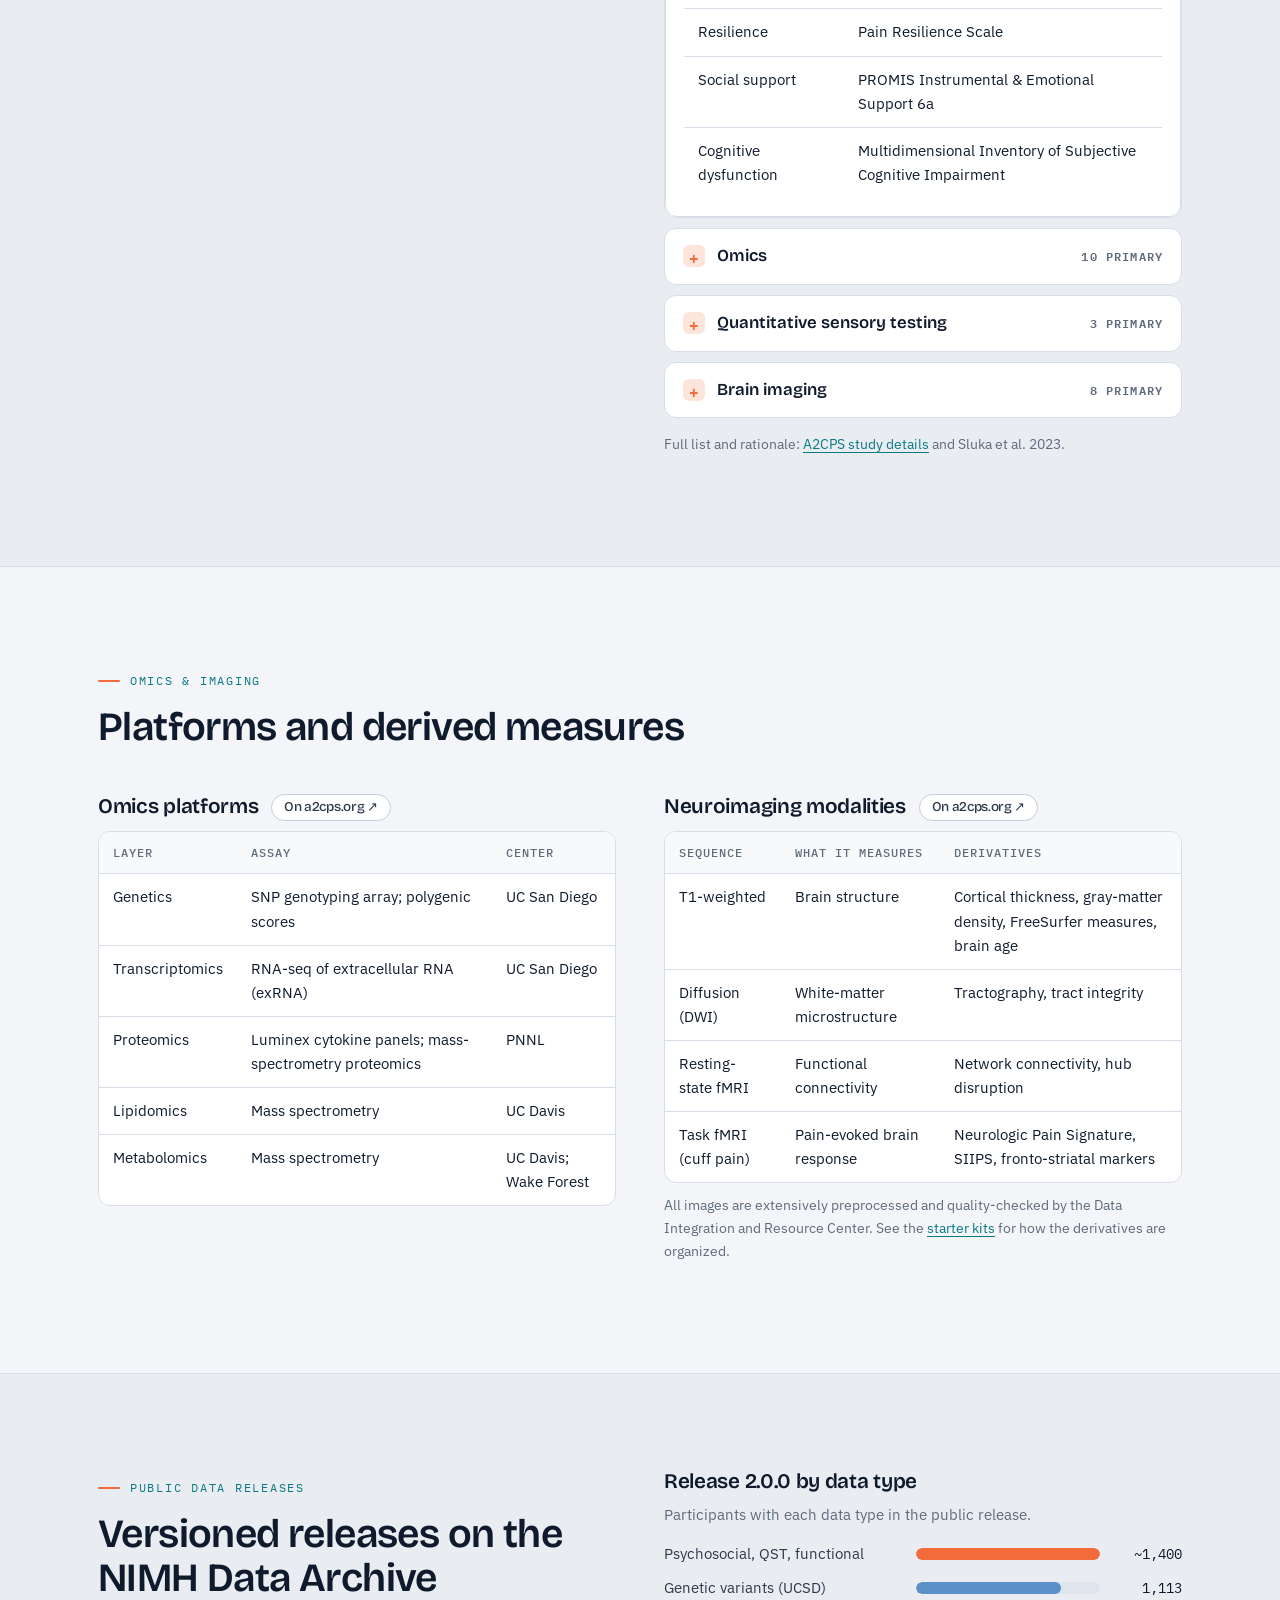
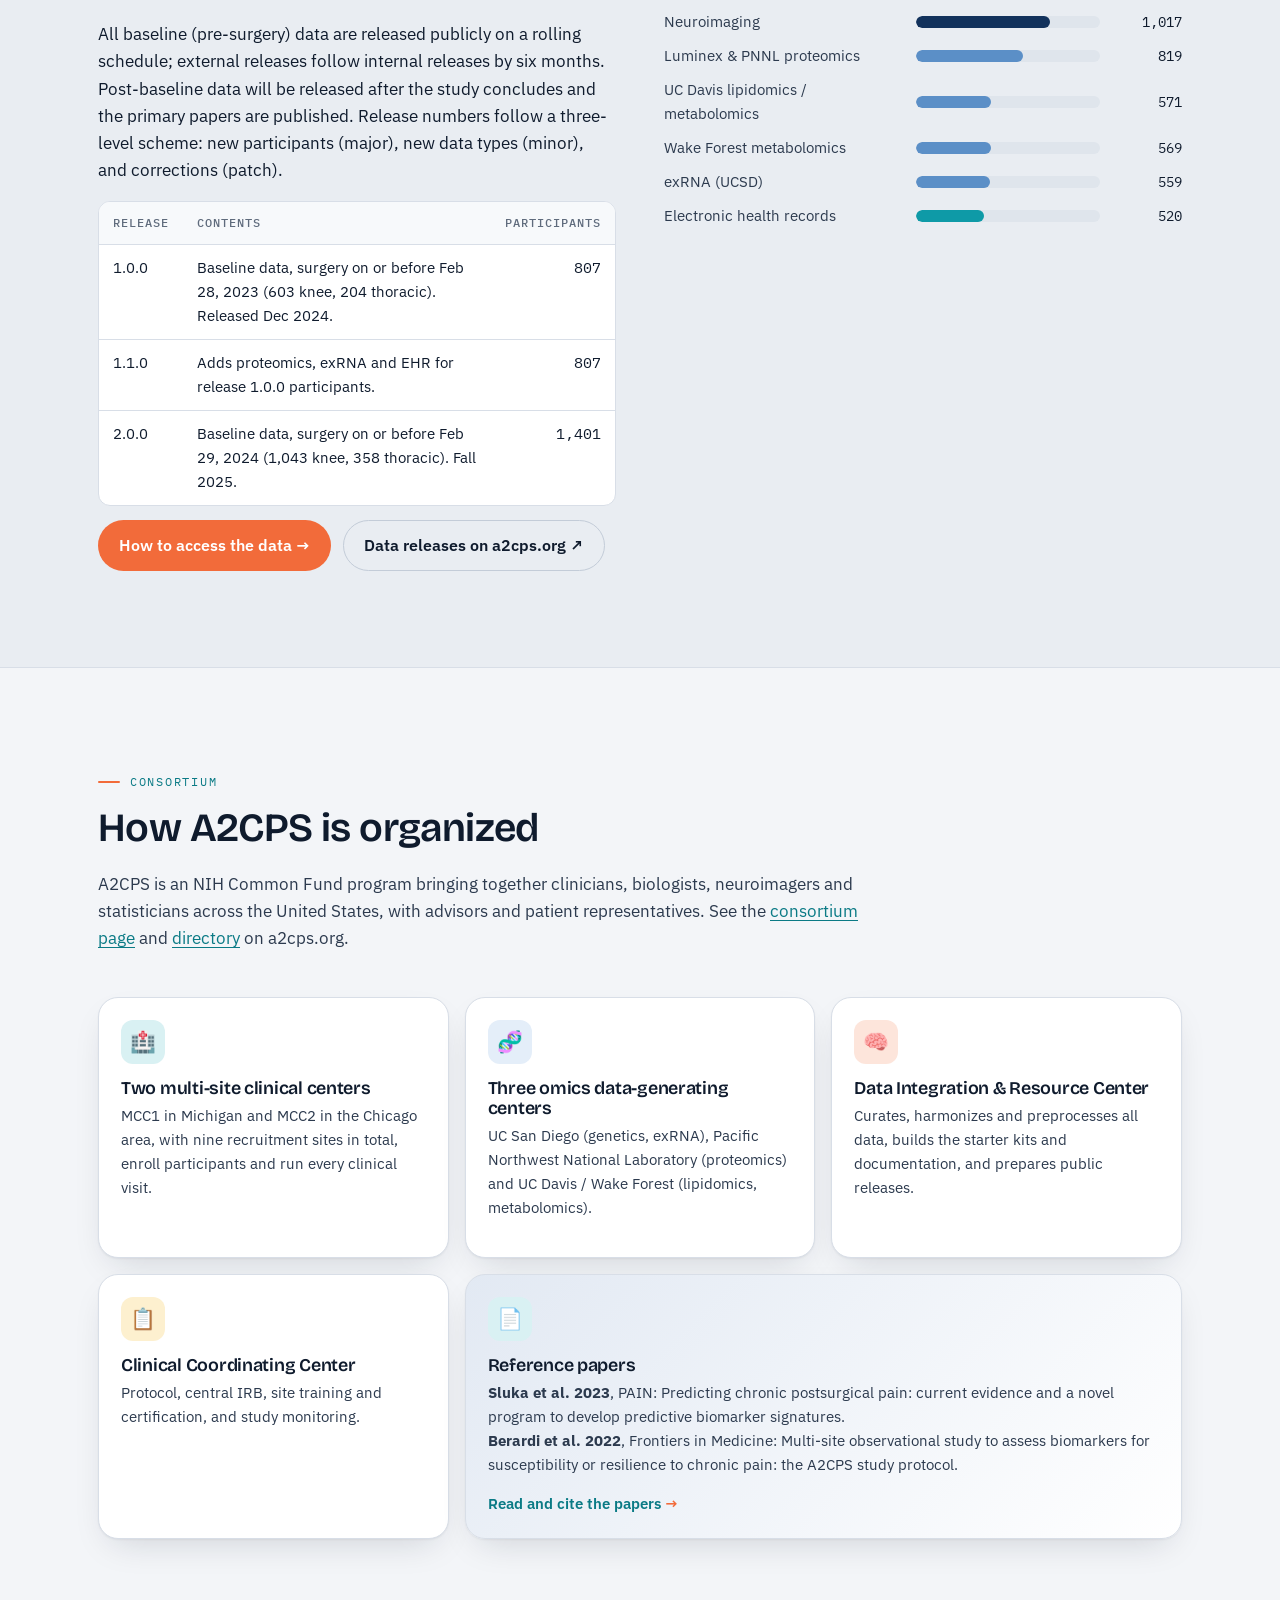
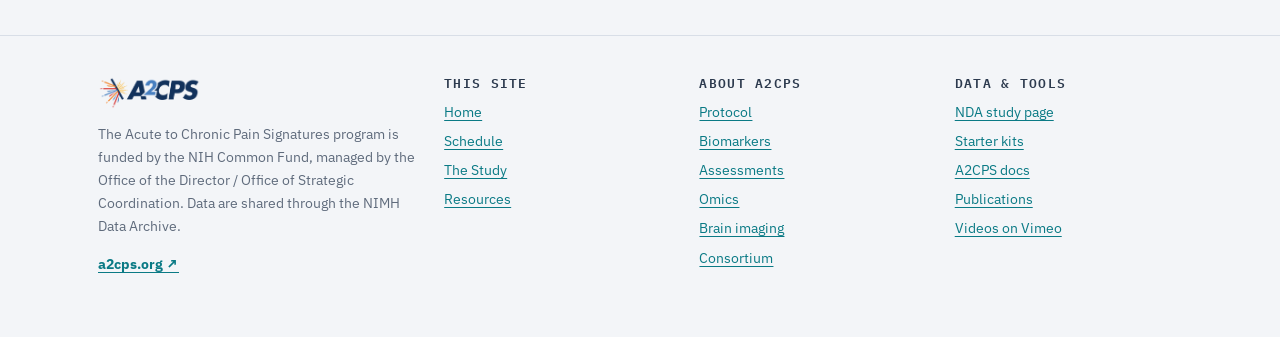
<file: study.html>
<!doctype html>
<html lang="en">
<head>
<meta charset="utf-8">
<meta name="viewport" content="width=device-width, initial-scale=1">
<title>The Study · A2CPS Data Workshop 2026</title>
<meta name="description" content="The A2CPS study: cohorts, protocol and timeline, data types, biomarkers, omics platforms, neuroimaging measures, and public data releases.">
<link rel="icon" href="assets/img/a2cps-logo.png">
<link rel="preconnect" href="https://fonts.googleapis.com">
<link rel="preconnect" href="https://fonts.gstatic.com" crossorigin>
<link href="https://fonts.googleapis.com/css2?family=Bricolage+Grotesque:opsz,wght@12..96,400;12..96,600;12..96,700;12..96,800&family=IBM+Plex+Sans:wght@400;500;600&family=IBM+Plex+Mono:wght@400;500&display=swap" rel="stylesheet">
<link rel="stylesheet" href="assets/css/site.css">
</head>
<body>

<header class="nav">
  <div class="wrap nav__in">
    <a class="brand" href="index.html"><img src="assets/img/a2cps-logo.png" alt="A2CPS"><span>Data Workshop<small>September 29, 2026</small></span></a>
    <button class="nav__toggle" aria-label="Menu" aria-expanded="false">☰</button>
    <nav class="nav__links">
      <a href="index.html">Home</a>
      <a href="schedule.html">Schedule</a>
      <a href="study.html" aria-current="page">The Study</a>
      <a href="resources.html">Resources</a>
      <a class="ext" href="https://a2cps.org" target="_blank" rel="noopener">a2cps.org</a>
    </nav>
  </div>
</header>

<section class="page-head">
  <div class="wrap">
    <div class="eyebrow">The Study</div>
    <h1>Acute to Chronic Pain Signatures</h1>
    <p class="lede">A2CPS follows people scheduled for total knee arthroplasty or thoracic surgery from before their operation to a year after, collecting psychosocial, sensory, functional, omics and brain-imaging measures at each stage. The goal: biomarkers and signatures that predict who will, and who will not, develop chronic pain after surgery.</p>
    <div class="btn-row">
      <a class="btn btn--primary" href="#data">Data types</a>
      <a class="btn btn--ghost" href="#timeline">Timeline</a>
      <a class="btn btn--ghost" href="#biomarkers">Biomarkers</a>
      <a class="btn btn--ghost" href="#releases">Data releases</a>
    </div>
  </div>
</section>

<!-- ============ COHORT ============ -->
<section id="cohort">
  <div class="wrap">
    <div class="section-head">
      <div class="eyebrow">Cohort</div>
      <h2>Two surgical cohorts, recruited across nine sites</h2>
      <p>Recruitment closed on December 31, 2025. Participants were screened and enrolled through two multi-site clinical centers, one spanning Michigan and one in the Chicago area, under a single central IRB at the University of Iowa. Final 3-month visits were completed in April 2026 and the last 6-month surveys in July 2026. More on the <a href="https://a2cps.org/about/protocol" target="_blank" rel="noopener">study protocol</a> and <a href="https://a2cps.org/about/consortium" target="_blank" rel="noopener">consortium</a> at a2cps.org.</p>
    </div>
    <div class="stats reveal">
      <div class="stat"><b>15,881</b><span>screened</span></div>
      <div class="stat"><b>2,643</b><span>consented</span></div>
      <div class="stat"><b>2,285</b><span>enrolled</span></div>
      <div class="stat"><b>2 → 12 mo</b><span>follow-up window, pre-op to one year</span></div>
    </div>
    <div class="split" style="margin-top:28px; align-items:stretch">
      <div class="card" style="--c: var(--teal-deep)">
        <div class="card__icon">🦵</div>
        <h3>Total knee arthroplasty (TKA)</h3>
        <p>Knee osteoarthritis patients undergoing total knee replacement. Physical function and movement-evoked pain are measured with the five-times sit-to-stand and 10-meter walk tests; knee-specific disability with the KOOS-12.</p>
        <p class="mono" style="color:var(--teal-deep); font-size:.9rem">n = 1,916 consented</p>
      </div>
      <div class="card">
        <div class="card__icon" style="background:var(--ember-soft); color:var(--ember-deep)">🫁</div>
        <h3>Thoracic surgery</h3>
        <p>Patients undergoing video-assisted thoracoscopic or open thoracic surgery. Movement-evoked pain is measured with deep breathing and forceful coughing; disability with the Danish Thoracic Surgery Questionnaire.</p>
        <p class="mono" style="color:var(--ember-deep); font-size:.9rem">n = 727 consented</p>
      </div>
    </div>
  </div>
</section>

<!-- ============ DATA TYPES ============ -->
<section class="section--band" id="data">
  <div class="wrap">
    <div class="section-head">
      <div class="eyebrow">Data types</div>
      <h2>What was measured</h2>
      <p>Every participant contributes to several modalities, so measures can be linked person by person and across time. Counts are participants in public Release 2.0.0 (baseline data). Each tile links to the detailed description on a2cps.org. For the complete list of questionnaires, case report forms, HEAL common data elements and data dictionaries, see <a href="https://a2cps.org/researchers/data-releases/about-the-data" target="_blank" rel="noopener">About the Data</a>.</p>
    </div>
    <div class="mods reveal">
      <a class="mod" href="https://a2cps.org/researchers/data-releases/about-the-data" target="_blank" rel="noopener" style="--c: var(--ember-deep)">
        <svg viewBox="0 0 64 64" fill="none" stroke="currentColor" stroke-width="2" style="color:var(--ember-deep)"><rect x="14" y="10" width="36" height="46" rx="5"/><rect x="24" y="6" width="16" height="8" rx="3" fill="var(--ember-soft)"/><path d="M22 26h20M22 34h20M22 42h12"/><circle cx="44" cy="44" r="6" fill="var(--ember-soft)"/><path d="M42 44l2 2 3-4"/></svg>
        <div><h3>Patient-reported outcomes &amp; psychosocial</h3><p>Brief Pain Inventory, Michigan Body Map, KOOS-12, PROMIS physical function, sleep and fatigue, GAD-7, PHQ-8, pain catastrophizing, fear-avoidance, resilience, social support, adverse childhood experiences, TAPS substance use, opioid use and misuse, physical activity, sensory sensitivity, Big Five personality, comorbidities, expectations.</p><span class="n">~1,400 participants</span><span class="more">Questionnaires &amp; data dictionaries on a2cps.org</span></div>
      </a>
      <a class="mod" href="https://a2cps.org/about/assessments" target="_blank" rel="noopener" style="--c: var(--teal-deep)">
        <svg viewBox="0 0 64 64" fill="none" stroke="currentColor" stroke-width="2" style="color:var(--teal-deep)"><path d="M20 54V30a12 12 0 0 1 24 0v24"/><rect x="16" y="50" width="32" height="8" rx="3" fill="var(--teal-soft)"/><circle cx="32" cy="26" r="5" fill="var(--teal-soft)"/><path d="M8 20c4-6 8-6 12 0M44 20c4-6 8-6 12 0" stroke-dasharray="2 3"/></svg>
        <div><h3>Quantitative sensory testing (QST)</h3><p>Pressure pain thresholds at the surgical site (index) and deltoid (remote); mechanical temporal summation with a punctate stimulus; conditioned pain modulation as the change in shoulder pressure pain threshold after cold-water immersion.</p><span class="n">~1,400 participants</span><span class="more">Psychophysical assessments on a2cps.org</span></div>
      </a>
      <a class="mod" href="https://a2cps.org/researchers/data-releases/about-the-data" target="_blank" rel="noopener" style="--c: #7a5300">
        <svg viewBox="0 0 64 64" fill="none" stroke="currentColor" stroke-width="2" style="color:#7a5300"><circle cx="32" cy="12" r="5" fill="var(--gold-soft)"/><path d="M32 17v14l-10 12M32 31l10 12M22 26l10 5 10-5"/><path d="M8 56h48" stroke-dasharray="3 3"/></svg>
        <div><h3>Functional testing</h3><p>Five-times sit-to-stand and 10-meter walk with time to completion (knee cohort); three deep breaths and three forceful coughs (thoracic cohort). Pain is rated before and after each task to quantify movement-evoked pain.</p><span class="n">~1,400 participants</span><span class="more">Functional testing protocols on a2cps.org</span></div>
      </a>
      <a class="mod" href="https://a2cps.org/about/omics" target="_blank" rel="noopener" style="--c: var(--sky)">
        <svg viewBox="0 0 64 64" fill="none" stroke="currentColor" stroke-width="2" style="color:var(--sky)"><path d="M20 8c0 12 24 12 24 24S20 44 20 56M44 8c0 12-24 12-24 24s24 12 24 24"/><path d="M24 14h16M22 24h20M22 40h20M24 50h16" opacity=".6"/><circle cx="32" cy="32" r="3" fill="var(--sky-soft)"/></svg>
        <div><h3>Multi-omics from blood</h3><p>Genotyping arrays, extracellular RNA sequencing, Luminex cytokine panels and mass-spectrometry proteomics, and mass-spectrometry lipidomics and metabolomics, generated by three omics data centers.</p><span class="n">559 – 1,113 participants by platform</span><span class="more">Omics from blood on a2cps.org</span></div>
      </a>
      <a class="mod" href="https://a2cps.org/about/brain-imaging" target="_blank" rel="noopener" style="--c: var(--navy)">
        <svg viewBox="0 0 64 64" fill="none" stroke="currentColor" stroke-width="2" style="color:var(--navy)"><path d="M20 36c-8-4-8-16 0-19 1-9 15-11 19-4 8-4 16 4 12 12 6 4 4 14-4 15-2 7-12 8-16 3-6 4-13-1-11-7z" fill="var(--navy-soft)"/><path d="M32 13v34M24 24c4 2 4 6 2 9M40 24c-4 2-4 6-2 9" opacity=".7"/><path d="M12 56h40" stroke-dasharray="3 3"/></svg>
        <div><h3>Neuroimaging (MRI)</h3><p>T1-weighted structure, diffusion-weighted imaging, resting-state fMRI and pressure-cuff pain-evoked fMRI. Released with extensive preprocessing and image-derived phenotypes including FreeSurfer measures, connectivity, and brain age.</p><span class="n">1,017 participants</span><span class="more">Brain imaging on a2cps.org</span></div>
      </a>
      <a class="mod" href="https://a2cps.org/researchers/data-releases/about-the-data" target="_blank" rel="noopener" style="--c: var(--teal-deep)">
        <svg viewBox="0 0 64 64" fill="none" stroke="currentColor" stroke-width="2" style="color:var(--teal-deep)"><rect x="10" y="12" width="44" height="40" rx="5"/><path d="M10 22h44"/><path d="M18 40l6-8 5 6 6-12 5 8h6" stroke="var(--ember)"/><circle cx="16" cy="17" r="1.5" fill="currentColor"/><circle cx="22" cy="17" r="1.5" fill="currentColor"/></svg>
        <div><h3>Electronic health records &amp; demographics</h3><p>Diagnoses, medications, procedures and labs from the clinical record, plus HEAL-harmonized demographic forms in English and Spanish.</p><span class="n">520 participants (EHR)</span><span class="more">About the data on a2cps.org</span></div>
      </a>
    </div>
  </div>
</section>

<!-- ============ TIMELINE ============ -->
<section id="timeline">
  <div class="wrap">
    <div class="section-head">
      <div class="eyebrow">Protocol &amp; timeline</div>
      <h2>Before surgery to one year after</h2>
      <p>Participants complete questionnaires remotely before and up to 12 months after surgery, and attend three clinical visits: one before surgery and two after. Clinical visits include sensory testing, blood draws for omics, functional assessments and MRI. Daily pain ratings in the first days after surgery capture the acute pain trajectory, and the primary chronic-pain outcome is assessed at 6 months. Full details: <a href="https://a2cps.org/about/protocol" target="_blank" rel="noopener">Protocol on a2cps.org</a> and the <a href="https://www.frontiersin.org/articles/10.3389/fmed.2022.849214/full" target="_blank" rel="noopener">protocol paper</a>.</p>
    </div>
    <div class="timeline-wrap reveal">
      <svg viewBox="0 0 1000 360" role="img" aria-labelledby="tl-title">
        <title id="tl-title">A2CPS study timeline showing which measures are collected at each visit</title>
        <defs>
          <marker id="arr" viewBox="0 0 10 10" refX="6" refY="5" markerWidth="8" markerHeight="8" orient="auto"><path d="M0 0L10 5 0 10z" fill="var(--line-2)"/></marker>
        </defs>
        <!-- axis -->
        <line x1="60" y1="70" x2="950" y2="70" stroke="var(--line-2)" stroke-width="6" stroke-linecap="round" marker-end="url(#arr)"/>
        <!-- surgery marker -->
        <g>
          <rect x="262" y="40" width="16" height="60" rx="4" fill="var(--ember)"/>
          <text x="270" y="30" text-anchor="middle" font-family="var(--mono)" font-size="12" fill="var(--ember-deep)" font-weight="600">SURGERY</text>
        </g>
        <!-- visit pills -->
        <g font-family="var(--sans)" font-size="13" font-weight="600" fill="var(--ink)">
          <rect x="80" y="50" width="100" height="40" rx="12" fill="var(--surface)" stroke="var(--line-2)"/><text x="130" y="68" text-anchor="middle">2–6 weeks</text><text x="130" y="83" text-anchor="middle" font-weight="400" fill="var(--muted)" font-size="11">pre-op</text>
          <rect x="370" y="50" width="100" height="40" rx="12" fill="var(--surface)" stroke="var(--line-2)"/><text x="420" y="68" text-anchor="middle">6 weeks</text><text x="420" y="83" text-anchor="middle" font-weight="400" fill="var(--muted)" font-size="11">post-op</text>
          <rect x="530" y="50" width="100" height="40" rx="12" fill="var(--surface)" stroke="var(--line-2)"/><text x="580" y="68" text-anchor="middle">3 months</text><text x="580" y="83" text-anchor="middle" font-weight="400" fill="var(--muted)" font-size="11">post-op</text>
          <rect x="710" y="50" width="100" height="40" rx="12" fill="var(--gold-soft)" stroke="var(--gold)"/><text x="760" y="68" text-anchor="middle">6 months</text><text x="760" y="83" text-anchor="middle" font-weight="400" fill="#7a5300" font-size="11">primary outcome</text>
          <rect x="860" y="50" width="100" height="40" rx="12" fill="var(--surface)" stroke="var(--line-2)"/><text x="910" y="68" text-anchor="middle">12 months</text><text x="910" y="83" text-anchor="middle" font-weight="400" fill="var(--muted)" font-size="11">brief online</text>
        </g>
        <!-- rows -->
        <g font-family="var(--sans)" font-size="14" font-weight="600" fill="var(--ink-2)">
          <text x="20" y="150">Psychosocial</text>
          <text x="20" y="205">QST</text>
          <text x="20" y="260">Omics</text>
          <text x="20" y="315">Imaging</text>
        </g>
        <g stroke="var(--line)" stroke-width="1.5" stroke-dasharray="4 5">
          <line x1="130" y1="145" x2="930" y2="145"/><line x1="130" y1="200" x2="930" y2="200"/><line x1="130" y1="255" x2="930" y2="255"/><line x1="130" y1="310" x2="930" y2="310"/>
        </g>
        <!-- psychosocial dots -->
        <g fill="var(--ember)">
          <circle cx="130" cy="145" r="10"/><circle cx="292" cy="145" r="6"/><circle cx="312" cy="145" r="6"/><circle cx="332" cy="145" r="6"/><circle cx="420" cy="145" r="10"/><circle cx="580" cy="145" r="10"/><circle cx="760" cy="145" r="10"/><circle cx="910" cy="145" r="10"/>
        </g>
        <text x="312" y="128" text-anchor="middle" font-family="var(--mono)" font-size="10.5" fill="var(--ember-deep)">daily acute pain</text>
        <!-- QST -->
        <g fill="var(--teal)"><circle cx="130" cy="200" r="10"/><circle cx="580" cy="200" r="10"/></g>
        <!-- omics -->
        <g fill="var(--sky)"><circle cx="130" cy="255" r="10"/><circle cx="420" cy="255" r="10"/><circle cx="580" cy="255" r="10"/></g>
        <!-- imaging -->
        <g fill="var(--navy)"><circle cx="130" cy="310" r="10"/><circle cx="580" cy="310" r="10"/></g>
        <!-- outcome bracket -->
        <rect x="735" y="120" width="50" height="205" rx="14" fill="none" stroke="var(--gold)" stroke-width="2" stroke-dasharray="5 4"/>
        <text x="760" y="345" text-anchor="middle" font-family="var(--mono)" font-size="11" fill="#7a5300">pain &amp; function</text>
        <!-- legend -->
        <g font-family="var(--mono)" font-size="11" fill="var(--muted)">
          <circle cx="140" cy="345" r="5" fill="var(--ink-2)"/><text x="152" y="349">clinical visit or remote assessment</text>
        </g>
      </svg>
    </div>
    <div class="stats" style="margin-top:22px">
      <div class="stat"><b>3</b><span>clinical visits: pre-op, 6 weeks, 3 months</span></div>
      <div class="stat"><b>37</b><span>primary biomarkers chosen from the literature</span></div>
      <div class="stat"><b>&gt;70</b><span>secondary biomarkers with weaker evidence</span></div>
      <div class="stat"><b>100s</b><span>exploratory omics and imaging biomarkers</span></div>
    </div>
  </div>
</section>

<!-- ============ BIOMARKERS ============ -->
<section class="section--band" id="biomarkers">
  <div class="wrap">
    <div class="split" style="align-items:start">
      <div>
        <div class="eyebrow">Biomarkers</div>
        <h2>Primary biomarkers across four domains</h2>
        <p>A2CPS pre-registered a set of primary biomarkers with strong prior evidence in humans, each tested for its ability to predict chronic post-surgical pain. Secondary and exploratory biomarkers, including genome-wide, transcriptome-wide and brain-wide measures, are optimized in a discovery and validation framework. Read more about the <a href="https://a2cps.org/about/biomarkers" target="_blank" rel="noopener">biomarkers</a> and <a href="https://a2cps.org/about/assessments" target="_blank" rel="noopener">psychophysical assessments</a> on a2cps.org.</p>
        <figure class="figure">
          <img src="assets/img/biomarker-domains.png" alt="Four panels: patient-reported outcomes, neuroimaging (fc-MRI, diffusion, fMRI, gray matter), omics (genomics, exRNA, proteomics, lipidomics, metabolomics), and quantitative sensory testing (pressure pain threshold, temporal summation, conditioned pain modulation)">
          <figcaption>Biomarker domains in A2CPS. Figure from Sluka et al. 2023, PAIN; illustration © 2021 JHU AAM.</figcaption>
        </figure>
      </div>
      <div>
        <details open>
          <summary>Patient-reported outcomes &amp; behavior <span class="dom">16 primary</span></summary>
          <div class="table-wrap"><table>
            <tr><td>General pain intensity</td><td>Brief Pain Inventory, whole body</td></tr>
            <tr><td>Local pain intensity</td><td>Modified BPI, surgical site</td></tr>
            <tr><td>Widespread body pain</td><td>Michigan Body Map</td></tr>
            <tr><td>Acute pain trajectory</td><td>Daily single-item pain / interference after surgery</td></tr>
            <tr><td>Disability</td><td>KOOS-12 (knee); Danish Thoracic Surgery Questionnaire (thoracic)</td></tr>
            <tr><td>Physical function</td><td>PROMIS Physical Function 8b; 5×STS &amp; 10 m walk (knee)</td></tr>
            <tr><td>Movement-evoked pain</td><td>5×STS &amp; 10 m walk (knee); coughing &amp; deep breathing (thoracic)</td></tr>
            <tr><td>Anxiety</td><td>GAD-7</td></tr>
            <tr><td>Depressive symptoms</td><td>PHQ-8</td></tr>
            <tr><td>Pain catastrophizing</td><td>Pain Catastrophizing Scale 6</td></tr>
            <tr><td>Fear of movement</td><td>Fear Avoidance Beliefs Questionnaire, physical activity</td></tr>
            <tr><td>Sleep</td><td>PROMIS Sleep Disturbance 6a; sleep duration</td></tr>
            <tr><td>Trauma history</td><td>Adverse Childhood Experience questionnaire</td></tr>
            <tr><td>Resilience</td><td>Pain Resilience Scale</td></tr>
            <tr><td>Social support</td><td>PROMIS Instrumental &amp; Emotional Support 6a</td></tr>
            <tr><td>Cognitive dysfunction</td><td>Multidimensional Inventory of Subjective Cognitive Impairment</td></tr>
          </table></div>
        </details>
        <details>
          <summary>Omics <span class="dom">10 primary</span></summary>
          <div class="table-wrap"><table>
            <tr><td>C-reactive protein</td><td>Proteomics / Luminex</td></tr>
            <tr><td>TNF-α, IL-6, IL-12</td><td>Proteomics / Luminex</td></tr>
            <tr><td>Soluble glycoprotein 130</td><td>Proteomics / Luminex</td></tr>
            <tr><td>COMT haplotype (rs4680)</td><td>Genotyping array</td></tr>
            <tr><td>Mu-opioid receptor (rs1799971)</td><td>Genotyping array</td></tr>
            <tr><td>ABCB1 (rs1045642)</td><td>Genotyping array</td></tr>
            <tr><td>BDNF (rs6265, rs1491850)</td><td>Genotyping array</td></tr>
          </table></div>
        </details>
        <details>
          <summary>Quantitative sensory testing <span class="dom">3 primary</span></summary>
          <div class="table-wrap"><table>
            <tr><td>Pressure pain threshold</td><td>Pressure algometer at surgical site</td></tr>
            <tr><td>Temporal summation</td><td>Punctate stimulus (Neuropen) at surgical site</td></tr>
            <tr><td>Conditioned pain modulation</td><td>Change in shoulder PPT after noxious cold-water immersion</td></tr>
          </table></div>
        </details>
        <details>
          <summary>Brain imaging <span class="dom">8 primary</span></summary>
          <div class="table-wrap"><table>
            <tr><td>Gray matter volume of medial prefrontal cortex</td><td>T1</td></tr>
            <tr><td>Structural integrity in amygdala–NAc–mPFC network</td><td>Diffusion-weighted imaging, tractography</td></tr>
            <tr><td>Core DMN (vmPFC/CCC) – NAc / ventral striatum</td><td>Resting-state fMRI</td></tr>
            <tr><td>Core DMN – somatosensory (dpINS / S1)</td><td>Resting-state fMRI</td></tr>
            <tr><td>Core DMN – anterior / middle insula</td><td>Resting-state fMRI</td></tr>
            <tr><td>Hub disruption</td><td>Resting-state fMRI</td></tr>
            <tr><td>Evoked response in the Neurologic Pain Signature</td><td>Task fMRI (pressure cuff)</td></tr>
            <tr><td>Fronto-striatal descending modulation &amp; self-regulation (vmPFC, NAc)</td><td>Optimized markers (SIIPS)</td></tr>
          </table></div>
        </details>
        <p style="margin-top:14px; font-size:.9rem; color:var(--muted)">Full list and rationale: <a href="https://a2cps.org/researchers/a2cps-study-details/" target="_blank" rel="noopener">A2CPS study details</a> and Sluka et al. 2023.</p>
      </div>
    </div>
  </div>
</section>

<!-- ============ OMICS & IMAGING DETAIL ============ -->
<section id="omics">
  <div class="wrap">
    <div class="section-head">
      <div class="eyebrow">Omics &amp; imaging</div>
      <h2>Platforms and derived measures</h2>
    </div>
    <div class="split" style="align-items:start">
      <div>
        <h3>Omics platforms <a class="chip" style="margin-left:8px; vertical-align:middle" href="https://a2cps.org/about/omics" target="_blank" rel="noopener">On a2cps.org ↗</a></h3>
        <div class="table-wrap"><table>
          <thead><tr><th>Layer</th><th>Assay</th><th>Center</th></tr></thead>
          <tbody>
            <tr><td>Genetics</td><td>SNP genotyping array; polygenic scores</td><td>UC San Diego</td></tr>
            <tr><td>Transcriptomics</td><td>RNA-seq of extracellular RNA (exRNA)</td><td>UC San Diego</td></tr>
            <tr><td>Proteomics</td><td>Luminex cytokine panels; mass-spectrometry proteomics</td><td>PNNL</td></tr>
            <tr><td>Lipidomics</td><td>Mass spectrometry</td><td>UC Davis</td></tr>
            <tr><td>Metabolomics</td><td>Mass spectrometry</td><td>UC Davis; Wake Forest</td></tr>
          </tbody>
        </table></div>
      </div>
      <div id="imaging">
        <h3>Neuroimaging modalities <a class="chip" style="margin-left:8px; vertical-align:middle" href="https://a2cps.org/about/brain-imaging" target="_blank" rel="noopener">On a2cps.org ↗</a></h3>
        <div class="table-wrap"><table>
          <thead><tr><th>Sequence</th><th>What it measures</th><th>Derivatives</th></tr></thead>
          <tbody>
            <tr><td>T1-weighted</td><td>Brain structure</td><td>Cortical thickness, gray-matter density, FreeSurfer measures, brain age</td></tr>
            <tr><td>Diffusion (DWI)</td><td>White-matter microstructure</td><td>Tractography, tract integrity</td></tr>
            <tr><td>Resting-state fMRI</td><td>Functional connectivity</td><td>Network connectivity, hub disruption</td></tr>
            <tr><td>Task fMRI (cuff pain)</td><td>Pain-evoked brain response</td><td>Neurologic Pain Signature, SIIPS, fronto-striatal markers</td></tr>
          </tbody>
        </table></div>
        <p style="font-size:.9rem; color:var(--muted); margin-top:10px">All images are extensively preprocessed and quality-checked by the Data Integration and Resource Center. See the <a href="https://a2cps.github.io/starterkits/dev/" target="_blank" rel="noopener">starter kits</a> for how the derivatives are organized.</p>
      </div>
    </div>
  </div>
</section>

<!-- ============ DATA RELEASES ============ -->
<section class="section--band" id="releases">
  <div class="wrap">
    <div class="split" style="align-items:start">
      <div>
        <div class="eyebrow">Public data releases</div>
        <h2>Versioned releases on the NIMH Data Archive</h2>
        <p>All baseline (pre-surgery) data are released publicly on a rolling schedule; external releases follow internal releases by six months. Post-baseline data will be released after the study concludes and the primary papers are published. Release numbers follow a three-level scheme: new participants (major), new data types (minor), and corrections (patch).</p>
        <div class="table-wrap"><table>
          <thead><tr><th>Release</th><th>Contents</th><th class="num">Participants</th></tr></thead>
          <tbody>
            <tr><td>1.0.0</td><td>Baseline data, surgery on or before Feb 28, 2023 (603 knee, 204 thoracic). Released Dec 2024.</td><td class="num">807</td></tr>
            <tr><td>1.1.0</td><td>Adds proteomics, exRNA and EHR for release 1.0.0 participants.</td><td class="num">807</td></tr>
            <tr><td>2.0.0</td><td>Baseline data, surgery on or before Feb 29, 2024 (1,043 knee, 358 thoracic). Fall 2025.</td><td class="num">1,401</td></tr>
          </tbody>
        </table></div>
        <div class="btn-row" style="margin-top:14px"><a class="btn btn--primary" href="resources.html#nda">How to access the data →</a><a class="btn btn--ghost" href="https://a2cps.org/researchers/data-releases/" target="_blank" rel="noopener">Data releases on a2cps.org ↗</a></div>
      </div>
      <div>
        <h3>Release 2.0.0 by data type</h3>
        <p style="font-size:.92rem; color:var(--muted)">Participants with each data type in the public release.</p>
        <div class="bars">
          <div class="bar" style="--c: var(--ember)"><span class="lbl">Psychosocial, QST, functional</span><div class="track"><div class="fill" data-w="100"></div></div><span class="val">~1,400</span></div>
          <div class="bar" style="--c: var(--sky)"><span class="lbl">Genetic variants (UCSD)</span><div class="track"><div class="fill" data-w="79"></div></div><span class="val">1,113</span></div>
          <div class="bar" style="--c: var(--navy)"><span class="lbl">Neuroimaging</span><div class="track"><div class="fill" data-w="73"></div></div><span class="val">1,017</span></div>
          <div class="bar" style="--c: var(--sky)"><span class="lbl">Luminex &amp; PNNL proteomics</span><div class="track"><div class="fill" data-w="58"></div></div><span class="val">819</span></div>
          <div class="bar" style="--c: var(--sky)"><span class="lbl">UC Davis lipidomics / metabolomics</span><div class="track"><div class="fill" data-w="41"></div></div><span class="val">571</span></div>
          <div class="bar" style="--c: var(--sky)"><span class="lbl">Wake Forest metabolomics</span><div class="track"><div class="fill" data-w="41"></div></div><span class="val">569</span></div>
          <div class="bar" style="--c: var(--sky)"><span class="lbl">exRNA (UCSD)</span><div class="track"><div class="fill" data-w="40"></div></div><span class="val">559</span></div>
          <div class="bar" style="--c: var(--teal)"><span class="lbl">Electronic health records</span><div class="track"><div class="fill" data-w="37"></div></div><span class="val">520</span></div>
        </div>
      </div>
    </div>
  </div>
</section>

<!-- ============ CONSORTIUM ============ -->
<section id="consortium">
  <div class="wrap">
    <div class="section-head">
      <div class="eyebrow">Consortium</div>
      <h2>How A2CPS is organized</h2>
      <p>A2CPS is an NIH Common Fund program bringing together clinicians, biologists, neuroimagers and statisticians across the United States, with advisors and patient representatives. See the <a href="https://a2cps.org/about/consortium" target="_blank" rel="noopener">consortium page</a> and <a href="https://a2cps.org/directory/" target="_blank" rel="noopener">directory</a> on a2cps.org.</p>
    </div>
    <div class="cards reveal">
      <div class="card"><div class="card__icon">🏥</div><h3>Two multi-site clinical centers</h3><p>MCC1 in Michigan and MCC2 in the Chicago area, with nine recruitment sites in total, enroll participants and run every clinical visit.</p></div>
      <div class="card"><div class="card__icon" style="background:var(--sky-soft); color:var(--navy)">🧬</div><h3>Three omics data-generating centers</h3><p>UC San Diego (genetics, exRNA), Pacific Northwest National Laboratory (proteomics) and UC Davis / Wake Forest (lipidomics, metabolomics).</p></div>
      <div class="card"><div class="card__icon" style="background:var(--ember-soft); color:var(--ember-deep)">🧠</div><h3>Data Integration &amp; Resource Center</h3><p>Curates, harmonizes and preprocesses all data, builds the starter kits and documentation, and prepares public releases.</p></div>
      <div class="card"><div class="card__icon" style="background:var(--gold-soft); color:#7a5300">📋</div><h3>Clinical Coordinating Center</h3><p>Protocol, central IRB, site training and certification, and study monitoring.</p></div>
      <div class="card card--featured"><div class="card__icon">📄</div><h3>Reference papers</h3><p><b>Sluka et al. 2023</b>, PAIN: Predicting chronic postsurgical pain: current evidence and a novel program to develop predictive biomarker signatures.<br><b>Berardi et al. 2022</b>, Frontiers in Medicine: Multi-site observational study to assess biomarkers for susceptibility or resilience to chronic pain: the A2CPS study protocol.</p><a class="cta int" href="resources.html#papers">Read and cite the papers</a></div>
    </div>
  </div>
</section>

<footer class="footer">
  <div class="wrap footer__in">
    <div>
      <img src="assets/img/a2cps-logo.png" alt="A2CPS">
      <p>The Acute to Chronic Pain Signatures program is funded by the NIH Common Fund, managed by the Office of the Director / Office of Strategic Coordination. Data are shared through the NIMH Data Archive.</p>
      <p><a href="https://a2cps.org" target="_blank" rel="noopener"><b>a2cps.org ↗</b></a></p>
    </div>
    <div>
      <h4>This site</h4>
      <ul><li><a href="index.html">Home</a></li><li><a href="schedule.html">Schedule</a></li><li><a href="study.html">The Study</a></li><li><a href="resources.html">Resources</a></li></ul>
    </div>
    <div>
      <h4>About A2CPS</h4>
      <ul>
        <li><a href="https://a2cps.org/about/protocol" target="_blank" rel="noopener">Protocol</a></li>
        <li><a href="https://a2cps.org/about/biomarkers" target="_blank" rel="noopener">Biomarkers</a></li>
        <li><a href="https://a2cps.org/about/assessments" target="_blank" rel="noopener">Assessments</a></li>
        <li><a href="https://a2cps.org/about/omics" target="_blank" rel="noopener">Omics</a></li>
        <li><a href="https://a2cps.org/about/brain-imaging" target="_blank" rel="noopener">Brain imaging</a></li>
        <li><a href="https://a2cps.org/about/consortium" target="_blank" rel="noopener">Consortium</a></li>
      </ul>
    </div>
    <div>
      <h4>Data &amp; tools</h4>
      <ul>
        <li><a href="https://nda.nih.gov/study.html?id=3307" target="_blank" rel="noopener">NDA study page</a></li>
        <li><a href="https://a2cps.github.io/starterkits/dev/" target="_blank" rel="noopener">Starter kits</a></li>
        <li><a href="https://a2cps.github.io/docs/" target="_blank" rel="noopener">A2CPS docs</a></li>
        <li><a href="https://a2cps.org/news/publications/" target="_blank" rel="noopener">Publications</a></li>
        <li><a href="https://vimeo.com/a2cps" target="_blank" rel="noopener">Videos on Vimeo</a></li>
      </ul>
    </div>
  </div>
</footer>

<script src="assets/js/site.js"></script>
</body>
</html>
</file>
<file: assets/css/site.css>
/* ==========================================================================
   A2CPS Data Workshop 2026 — site styles
   Cool "mist" paper, ink navy, with signal accents drawn from the A2CPS mark
   (teal for interaction, ember for energy, gold as a rare spark).
   Display: Bricolage Grotesque. Text: IBM Plex Sans. Code: IBM Plex Mono.
   ========================================================================== */
:root {
  --bg: #f3f5f8; --bg-2: #e9edf2; --bg-3: #dfe5ec;
  --ink: #0f1b2d; --ink-2: #2c3a4e; --muted: #5f6b7c;
  --line: #d8dee7; --line-2: #c3ccd8;
  --navy: #12325c; --navy-deep: #0b2244; --navy-soft: #e2e9f3;
  --teal: #0e9aa7; --teal-deep: #0a7a85; --teal-soft: #d9f1f3;
  --ember: #f26b3a; --ember-deep: #cf4f22; --ember-soft: #fde5db;
  --gold: #f2b32c; --gold-soft: #fdf0cf;
  --sky: #5b8fc7; --sky-soft: #e4eef9;
  --surface: #ffffff; --surface-2: #f7f9fb;
  --shadow: 0 1px 2px rgba(15,27,45,.05), 0 14px 36px -14px rgba(15,27,45,.18);
  --radius: 20px; --radius-sm: 12px; --max: 1180px; --pad: clamp(20px, 4vw, 48px);
  --display: "Bricolage Grotesque", "Helvetica Neue", Helvetica, Arial, sans-serif;
  --sans: "IBM Plex Sans", -apple-system, BlinkMacSystemFont, "Segoe UI", Helvetica, Arial, sans-serif;
  --mono: "IBM Plex Mono", "SFMono-Regular", Menlo, monospace;
  --ease: cubic-bezier(.2,.7,.2,1);
  color-scheme: light;
}
@media (prefers-color-scheme: dark) {
  :root:not([data-theme="light"]) {
    --bg: #0d1420; --bg-2: #121a28; --bg-3: #182233;
    --ink: #e8ecf2; --ink-2: #c5ccd8; --muted: #8b96a8;
    --line: #26314a; --line-2: #35435e;
    --navy: #9db9dc; --navy-deep: #c3d5ea; --navy-soft: #16233a;
    --teal: #2fc1cf; --teal-deep: #6fdbe5; --teal-soft: #0f2f34;
    --ember: #ff8a5c; --ember-deep: #ffa583; --ember-soft: #3b2117;
    --gold: #f6c35a; --gold-soft: #3a2d10;
    --sky: #7fb0e6; --sky-soft: #172a42;
    --surface: #141c2b; --surface-2: #1b2536;
    --shadow: 0 1px 2px rgba(0,0,0,.4), 0 14px 36px -14px rgba(0,0,0,.6);
    color-scheme: dark;
  }
}
:root[data-theme="dark"] {
  --bg: #0d1420; --bg-2: #121a28; --bg-3: #182233;
  --ink: #e8ecf2; --ink-2: #c5ccd8; --muted: #8b96a8;
  --line: #26314a; --line-2: #35435e;
  --navy: #9db9dc; --navy-deep: #c3d5ea; --navy-soft: #16233a;
  --teal: #2fc1cf; --teal-deep: #6fdbe5; --teal-soft: #0f2f34;
  --ember: #ff8a5c; --ember-deep: #ffa583; --ember-soft: #3b2117;
  --gold: #f6c35a; --gold-soft: #3a2d10;
  --sky: #7fb0e6; --sky-soft: #172a42;
  --surface: #141c2b; --surface-2: #1b2536;
  --shadow: 0 1px 2px rgba(0,0,0,.4), 0 14px 36px -14px rgba(0,0,0,.6);
  color-scheme: dark;
}

*, *::before, *::after { box-sizing: border-box; }
html { scroll-behavior: smooth; -webkit-text-size-adjust: 100%; }
body { margin: 0; background: var(--bg); color: var(--ink); font-family: var(--sans); font-size: 17px; line-height: 1.6; -webkit-font-smoothing: antialiased; }
img { max-width: 100%; height: auto; display: block; }
a { color: inherit; text-decoration: none; }
p a, li a, dd a, .prose a, td a { color: var(--teal-deep); text-decoration: underline; text-decoration-thickness: 1px; text-underline-offset: 3px; }
p a:hover, li a:hover, td a:hover { color: var(--ember-deep); }
h1, h2, h3, h4 { font-family: var(--display); font-weight: 600; letter-spacing: -.015em; line-height: 1.12; margin: 0 0 .5em; color: var(--ink); }
h1 { font-size: clamp(2rem, 3.6vw, 3.1rem); font-weight: 700; letter-spacing: -.03em; }
h2 { font-size: clamp(1.7rem, 3.2vw, 2.5rem); }
h3 { font-size: 1.3rem; }
p { margin: 0 0 1em; }
code, .mono { font-family: var(--mono); font-size: .92em; }
.wrap { max-width: var(--max); margin: 0 auto; padding: 0 var(--pad); }
.wrap--narrow { max-width: 860px; }
section { padding: clamp(48px, 8vw, 96px) 0; }
.section--tight { padding: clamp(28px, 5vw, 56px) 0; }
.section--band { background: var(--bg-2); border-top: 1px solid var(--line); border-bottom: 1px solid var(--line); }
.section--ink { background: var(--navy-deep); color: #e8ecf2; }
:root[data-theme="dark"] .section--ink, .section--ink { --ink: #f2f5f9; --ink-2: #d5dce7; --muted: #a7b3c5; --navy: #9db9dc; --teal-deep: #6fdbe5; --ember-deep: #ffa583; --ember-soft: #3b2117; --teal-soft: #0f2f34; --gold-soft: #3a2d10; --line: rgba(255,255,255,.14); --surface: rgba(255,255,255,.06); --surface-2: rgba(255,255,255,.1); }
.section--ink h2, .section--ink h3 { color: #fff; }
.eyebrow { font-family: var(--mono); font-size: .78rem; letter-spacing: .14em; text-transform: uppercase; color: var(--teal-deep); margin-bottom: 14px; display: inline-flex; align-items: center; gap: 10px; }
.eyebrow::before { content: ""; width: 22px; height: 2px; background: var(--ember); border-radius: 2px; }
.section--ink .eyebrow { color: var(--teal); }
.section--ink .chip--gold { color: var(--gold); }
.lede { font-size: 1.2rem; color: var(--ink-2); max-width: 62ch; }
.section-head { max-width: 760px; margin-bottom: clamp(24px, 4vw, 44px); }
.section-head p { color: var(--ink-2); }

/* ---- Nav ---- */
.nav { position: sticky; top: 0; z-index: 50; background: color-mix(in srgb, var(--bg) 84%, transparent); backdrop-filter: saturate(160%) blur(12px); -webkit-backdrop-filter: saturate(160%) blur(12px); border-bottom: 1px solid var(--line); }
.nav__in { display: flex; align-items: center; gap: 18px; height: 66px; }
.brand { display: flex; align-items: center; gap: 12px; font-family: var(--display); font-weight: 700; letter-spacing: -.01em; font-size: 1.05rem; }
.brand img { height: 34px; width: auto; }
.brand span { color: var(--ink); }
.brand small { display: block; font-family: var(--mono); font-weight: 400; font-size: .68rem; letter-spacing: .12em; text-transform: uppercase; color: var(--muted); }
.nav__links { margin-left: auto; display: flex; gap: 4px; align-items: center; }
.nav__links a { padding: 8px 12px; border-radius: 999px; font-weight: 500; font-size: .95rem; color: var(--ink-2); transition: background .2s var(--ease), color .2s var(--ease); }
.nav__links a:hover { background: var(--bg-3); color: var(--ink); }
.nav__links a[aria-current="page"] { background: var(--navy-soft); color: var(--navy); }
.nav__links a.ext { border: 1px solid var(--line-2); margin-left: 6px; }
.nav__links a.ext::after { content: " ↗"; color: var(--ember); }
.nav__toggle { display: none; margin-left: auto; background: none; border: 1px solid var(--line-2); border-radius: 10px; width: 42px; height: 38px; color: var(--ink); font-size: 1.2rem; cursor: pointer; }
@media (max-width: 760px) {
  .nav__toggle { display: inline-flex; align-items: center; justify-content: center; }
  .nav__links { display: none; position: absolute; left: 0; right: 0; top: 66px; flex-direction: column; align-items: stretch; background: var(--surface); border-bottom: 1px solid var(--line); padding: 10px var(--pad) 16px; box-shadow: var(--shadow); }
  .nav__links.open { display: flex; }
  .nav__links a.ext { margin-left: 0; }
}

/* ---- Buttons ---- */
.btn { display: inline-flex; align-items: center; gap: 8px; padding: 12px 20px; border-radius: 999px; font-weight: 600; font-size: .98rem; border: 1px solid transparent; transition: transform .2s var(--ease), box-shadow .2s var(--ease), background .2s var(--ease); cursor: pointer; }
.btn:hover { transform: translateY(-1px); box-shadow: var(--shadow); }
.btn--primary { background: var(--ember); color: #fff; }
.btn--primary:hover { background: var(--ember-deep); }
.btn--ink { background: var(--navy); color: #fff; }
:root[data-theme="dark"] .btn--ink { color: var(--bg); }
@media (prefers-color-scheme: dark) { :root:not([data-theme="light"]) .btn--ink { color: var(--bg); } }
.btn--ghost { background: transparent; color: var(--ink); border-color: var(--line-2); }
.btn--ghost:hover { background: var(--surface); }
.btn--teal { background: var(--teal); color: #fff; }
.btn--teal:hover { background: var(--teal-deep); }
.btn-row { display: flex; flex-wrap: wrap; gap: 12px; }

/* ---- Hero ---- */
.hero { position: relative; overflow: hidden; padding: clamp(40px, 7vw, 90px) 0 clamp(36px, 6vw, 72px); background:
  radial-gradient(1100px 520px at 80% -10%, color-mix(in srgb, var(--teal) 16%, transparent), transparent 60%),
  radial-gradient(900px 500px at -10% 110%, color-mix(in srgb, var(--ember) 14%, transparent), transparent 60%),
  var(--bg); }
.hero__grid { display: grid; grid-template-columns: 1.1fr .9fr; gap: clamp(24px, 5vw, 64px); align-items: center; position: relative; z-index: 2; }
@media (max-width: 900px) { .hero__grid { grid-template-columns: 1fr; } }
.hero h1 { margin-bottom: .35em; }
.hero h1 em { font-style: normal; color: var(--teal-deep); }
.hero .lede { margin-bottom: 1.4em; }
.hero__meta { display: flex; flex-wrap: wrap; gap: 10px 22px; margin: 0 0 26px; padding: 0; list-style: none; font-family: var(--mono); font-size: .86rem; color: var(--ink-2); }
.hero__meta li { display: flex; align-items: center; gap: 8px; }
.hero__meta li::before { content: ""; width: 8px; height: 8px; border-radius: 50%; background: var(--ember); box-shadow: 0 0 0 4px var(--ember-soft); }
.hero__meta li:nth-child(2)::before { background: var(--teal); box-shadow: 0 0 0 4px var(--teal-soft); }
.hero__meta li:nth-child(3)::before { background: var(--gold); box-shadow: 0 0 0 4px var(--gold-soft); }
.hero__canvas { position: absolute; inset: 0; width: 100%; height: 100%; z-index: 1; pointer-events: none; }
.hero__art { display: grid; gap: 6px; justify-items: center; }
.logo-stage { position: relative; display: grid; place-items: center; width: min(70%, 380px); }
.logo-stage__img { width: 100%; height: auto; filter: drop-shadow(0 10px 18px rgba(15,27,45,.14)); }
.net { position: relative; width: min(100%, 440px); cursor: crosshair; user-select: none; -webkit-user-select: none; }
.net img { width: 100%; height: auto; display: block; pointer-events: none; }
.net canvas { position: absolute; inset: 0; width: 100%; height: 100%; pointer-events: none; }
.net__hint { position: absolute; bottom: -4px; right: 0; font-family: var(--mono); font-size: .72rem; letter-spacing: .1em; text-transform: uppercase; color: var(--muted); opacity: .8; }
@media (max-width: 900px) { .hero__art { order: -1; } .net { width: min(100%, 360px); } }

/* ---- Highlight tiles ---- */
.tiles { display: grid; grid-template-columns: repeat(4, 1fr); gap: 16px; }
@media (max-width: 1000px) { .tiles { grid-template-columns: repeat(2, 1fr); } }
@media (max-width: 560px) { .tiles { grid-template-columns: 1fr; } }
.tile { position: relative; background: var(--surface); border: 1px solid var(--line); border-radius: var(--radius); padding: 24px 22px 22px; box-shadow: var(--shadow); overflow: hidden; transition: transform .25s var(--ease), border-color .25s var(--ease); }
.tile:hover { transform: translateY(-3px); border-color: var(--teal); }
.tile::before { content: ""; position: absolute; top: 0; left: 0; right: 0; height: 4px; background: var(--accent, var(--teal)); }
.tile__k { font-family: var(--display); font-size: 2.6rem; font-weight: 700; letter-spacing: -.03em; line-height: 1; color: var(--accent, var(--teal-deep)); margin-bottom: 10px; }
.tile__k small { font-size: 1rem; font-weight: 500; letter-spacing: 0; color: var(--muted); margin-left: 4px; }
.tile h3 { font-size: 1.08rem; margin-bottom: 6px; }
.tile p { color: var(--ink-2); font-size: .95rem; margin: 0; }
.tile a.more { display: inline-block; margin-top: 12px; margin-right: 12px; font-size: .9rem; font-weight: 600; color: var(--accent, var(--teal-deep)); }
.tile a.more.ext::after { content: " ↗"; color: var(--ember); }

/* ---- Schedule (compact + full) ---- */
.sched { list-style: none; margin: 0; padding: 0; display: grid; gap: 10px; }
.sched li { display: grid; grid-template-columns: 130px 1fr auto; gap: 18px; align-items: center; background: var(--surface); border: 1px solid var(--line); border-radius: var(--radius-sm); padding: 14px 18px; transition: border-color .2s, transform .2s var(--ease); }
.sched li:hover { border-color: var(--teal); transform: translateX(4px); }
.sched time { font-family: var(--mono); font-size: .9rem; color: var(--navy); font-weight: 500; }
.sched .t { font-weight: 600; }
.sched .who { color: var(--muted); font-size: .9rem; }
.sched .dur { font-family: var(--mono); font-size: .78rem; color: var(--muted); background: var(--bg-2); padding: 4px 10px; border-radius: 999px; white-space: nowrap; }
@media (max-width: 600px) { .sched li { grid-template-columns: 1fr; gap: 4px; } .sched .dur { justify-self: start; } }

.agenda { position: relative; display: grid; gap: 0; }
.agenda__item { display: grid; grid-template-columns: 150px 1fr; gap: 28px; padding: 28px 0; border-top: 1px solid var(--line); position: relative; }
.agenda__item:last-child { border-bottom: 1px solid var(--line); }
.agenda__time { font-family: var(--mono); color: var(--navy); font-size: .95rem; font-weight: 500; padding-top: 4px; }
.agenda__time small { display: block; color: var(--muted); font-size: .78rem; margin-top: 4px; }
.agenda__body h3 { margin-bottom: 4px; font-size: 1.35rem; }
.agenda__who { color: var(--teal-deep); font-weight: 600; font-size: .95rem; margin-bottom: 8px; }
.agenda__body p { color: var(--ink-2); margin-bottom: 8px; }
.agenda__body ul { margin: 6px 0 10px; padding-left: 20px; color: var(--ink-2); }
.agenda__sub { display: grid; gap: 10px; margin-top: 10px; }
.agenda__sub div { background: var(--surface); border: 1px solid var(--line); border-radius: var(--radius-sm); padding: 12px 16px; display: grid; grid-template-columns: 1fr auto; gap: 12px; align-items: center; }
.agenda__sub b { display: block; }
.agenda__sub span { color: var(--muted); font-size: .9rem; }
.agenda__sub .dur { font-family: var(--mono); font-size: .78rem; color: var(--muted); }
.agenda__links { display: flex; flex-wrap: wrap; gap: 8px; margin-top: 10px; }
.chip { display: inline-flex; align-items: center; gap: 6px; padding: 5px 12px; border-radius: 999px; font-size: .84rem; font-weight: 500; border: 1px solid var(--line-2); background: var(--surface); color: var(--ink-2); transition: all .2s var(--ease); }
.chip:hover { border-color: var(--teal); color: var(--teal-deep); }
.chip--ember { background: var(--ember-soft); border-color: transparent; color: var(--ember-deep); }
.chip--teal { background: var(--teal-soft); border-color: transparent; color: var(--teal-deep); }
.chip--gold { background: var(--gold-soft); border-color: transparent; color: #7a5300; }
.chip--sky { background: var(--sky-soft); border-color: transparent; color: var(--navy); }
.agenda__num { position: absolute; left: -46px; top: 30px; width: 30px; height: 30px; border-radius: 50%; background: var(--ember); color: #fff; font-family: var(--mono); font-size: .8rem; display: grid; place-items: center; }
@media (max-width: 700px) { .agenda__item { grid-template-columns: 1fr; gap: 6px; } .agenda__num { display: none; } }

/* ---- Modalities (data types) ---- */
.mods { display: grid; grid-template-columns: repeat(3, 1fr); gap: 16px; }
@media (max-width: 900px) { .mods { grid-template-columns: repeat(2, 1fr); } }
@media (max-width: 540px) { .mods { grid-template-columns: 1fr; } }
.mod { background: var(--surface); border: 1px solid var(--line); border-radius: var(--radius); padding: 22px; display: grid; grid-template-columns: 64px 1fr; gap: 16px; align-items: start; box-shadow: var(--shadow); transition: transform .25s var(--ease), border-color .25s var(--ease); }
.mod:hover { transform: translateY(-3px); border-color: var(--c); }
.mod svg { width: 64px; height: 64px; }
.mod h3 { font-size: 1.1rem; margin-bottom: 4px; }
.mod p { font-size: .92rem; color: var(--ink-2); margin: 0 0 8px; }
.mod .n { font-family: var(--mono); font-size: .78rem; color: var(--c); font-weight: 500; display: block; }
.mod .more { display: inline-block; margin-top: 8px; font-size: .86rem; font-weight: 600; color: var(--teal-deep); }
.mod .more::after { content: " ↗"; color: var(--ember); }
a.mod { color: inherit; }

/* ---- Outline / journey ---- */
.journey { display: grid; grid-template-columns: repeat(5, 1fr); gap: 14px; counter-reset: step; }
@media (max-width: 1000px) { .journey { grid-template-columns: repeat(2, 1fr); } }
@media (max-width: 560px) { .journey { grid-template-columns: 1fr; } }
.step { position: relative; background: var(--surface); border: 1px solid var(--line); border-radius: var(--radius); padding: 22px 20px 18px; }
.step::before { counter-increment: step; content: counter(step, decimal-leading-zero); font-family: var(--mono); color: var(--ember); font-size: .8rem; letter-spacing: .1em; }
.step h3 { font-size: 1.05rem; margin: 8px 0 6px; }
.step p { font-size: .92rem; color: var(--ink-2); margin-bottom: 10px; }
.step .links { display: flex; flex-wrap: wrap; gap: 6px; }
.step .links a { font-size: .82rem; color: var(--teal-deep); font-weight: 600; }
.step .links a::after { content: "→"; margin-left: 4px; }

/* ---- Cards (resources) ---- */
.cards { display: grid; grid-template-columns: repeat(3, 1fr); gap: 16px; }
@media (max-width: 900px) { .cards { grid-template-columns: repeat(2, 1fr); } }
@media (max-width: 540px) { .cards { grid-template-columns: 1fr; } }
.card { display: flex; flex-direction: column; background: var(--surface); border: 1px solid var(--line); border-radius: var(--radius); padding: 22px; box-shadow: var(--shadow); transition: transform .25s var(--ease), border-color .25s var(--ease); position: relative; }
.card:hover { transform: translateY(-3px); border-color: var(--teal); }
.card__icon { width: 44px; height: 44px; border-radius: 12px; display: grid; place-items: center; background: var(--teal-soft); color: var(--teal-deep); font-size: 1.3rem; margin-bottom: 14px; }
.card h3 { font-size: 1.12rem; margin-bottom: 6px; }
.card p { color: var(--ink-2); font-size: .94rem; flex: 1; }
.card .cta { font-weight: 600; color: var(--teal-deep); font-size: .92rem; }
.card .cta::after { content: " ↗"; color: var(--ember); }
.card .cta.int::after { content: " →"; }
.card--featured { grid-column: span 2; background: linear-gradient(135deg, var(--navy-soft), var(--surface)); }
@media (max-width: 540px) { .card--featured { grid-column: span 1; } }
.tag { position: absolute; top: 18px; right: 18px; font-family: var(--mono); font-size: .68rem; letter-spacing: .1em; text-transform: uppercase; padding: 4px 9px; border-radius: 999px; background: var(--gold-soft); color: #7a5300; }

/* ---- Timeline (study) ---- */
.timeline-wrap { background: var(--surface); border: 1px solid var(--line); border-radius: var(--radius); padding: 18px; box-shadow: var(--shadow); overflow-x: auto; }
.timeline-wrap svg { width: 100%; min-width: 760px; height: auto; display: block; }

/* ---- Tables ---- */
.table-wrap { overflow-x: auto; border: 1px solid var(--line); border-radius: var(--radius-sm); background: var(--surface); }
table { width: 100%; border-collapse: collapse; font-size: .94rem; }
th, td { text-align: left; padding: 11px 14px; border-bottom: 1px solid var(--line); vertical-align: top; }
th { font-family: var(--mono); font-size: .76rem; letter-spacing: .08em; text-transform: uppercase; color: var(--muted); background: var(--surface-2); font-weight: 500; }
tr:last-child td { border-bottom: 0; }
td.num { font-family: var(--mono); text-align: right; white-space: nowrap; }
th.num { text-align: right; }

/* ---- Bars (release counts) ---- */
.bars { display: grid; gap: 10px; }
.bar { display: grid; grid-template-columns: 240px 1fr 70px; align-items: center; gap: 12px; font-size: .94rem; }
.bar .lbl { color: var(--ink-2); }
.bar .track { height: 12px; background: var(--bg-3); border-radius: 999px; overflow: hidden; }
.bar .fill { height: 100%; border-radius: 999px; background: var(--c, var(--teal)); width: 0; transition: width 1.1s var(--ease); }
.bar .val { font-family: var(--mono); font-size: .86rem; text-align: right; color: var(--ink); }
@media (max-width: 640px) { .bar { grid-template-columns: 1fr 60px; } .bar .lbl { grid-column: 1 / -1; } }

/* ---- Details/accordion ---- */
details { border: 1px solid var(--line); border-radius: var(--radius-sm); background: var(--surface); margin-bottom: 10px; }
summary { cursor: pointer; padding: 14px 18px; font-weight: 600; font-family: var(--display); font-size: 1.05rem; list-style: none; display: flex; align-items: center; gap: 12px; }
summary::-webkit-details-marker { display: none; }
summary::before { content: "+"; font-family: var(--mono); color: var(--ember); width: 22px; height: 22px; border-radius: 6px; background: var(--ember-soft); display: grid; place-items: center; font-size: 1rem; flex: none; }
details[open] summary::before { content: "–"; }
details > div { padding: 0 18px 18px; }
details .dom { font-family: var(--mono); font-size: .72rem; letter-spacing: .1em; text-transform: uppercase; color: var(--muted); margin-left: auto; }

/* ---- Two-column prose blocks ---- */
.split { display: grid; grid-template-columns: 1fr 1fr; gap: clamp(20px, 4vw, 48px); align-items: center; }
@media (max-width: 860px) { .split { grid-template-columns: 1fr; } }
.figure { background: var(--surface); border: 1px solid var(--line); border-radius: var(--radius); padding: 14px; box-shadow: var(--shadow); }
.figure figcaption { font-size: .82rem; color: var(--muted); margin-top: 10px; }

/* ---- Stat strip ---- */
.stats { display: grid; grid-template-columns: repeat(4, 1fr); gap: 14px; }
@media (max-width: 800px) { .stats { grid-template-columns: repeat(2, 1fr); } }
.stat { padding: 18px 20px; border-radius: var(--radius-sm); background: var(--surface); border: 1px solid var(--line); }
.stat b { display: block; font-family: var(--display); font-size: 2rem; letter-spacing: -.03em; color: var(--navy); line-height: 1; margin-bottom: 6px; }
.stat span { font-size: .88rem; color: var(--muted); }

/* ---- Callout ---- */
.callout { border-left: 4px solid var(--ember); background: var(--surface); border-radius: 0 var(--radius-sm) var(--radius-sm) 0; padding: 16px 20px; margin: 18px 0; }
.callout--teal { border-left-color: var(--teal); }
.callout p:last-child { margin-bottom: 0; }
.cite { font-size: .9rem; background: var(--surface-2); border: 1px dashed var(--line-2); border-radius: var(--radius-sm); padding: 14px 18px; color: var(--ink-2); }

/* ---- Footer ---- */
.footer { border-top: 1px solid var(--line); padding: 40px 0 48px; color: var(--muted); font-size: .9rem; }
.footer__in { display: grid; grid-template-columns: 1.4fr 1fr 1fr 1fr; gap: 28px; }
@media (max-width: 1000px) { .footer__in { grid-template-columns: 1fr 1fr; } }
@media (max-width: 760px) { .footer__in { grid-template-columns: 1fr; } }
.footer h4 { font-size: .8rem; font-family: var(--mono); letter-spacing: .1em; text-transform: uppercase; color: var(--ink-2); margin-bottom: 10px; }
.footer ul { list-style: none; margin: 0; padding: 0; display: grid; gap: 6px; }
.footer a:hover { color: var(--teal-deep); }
.footer img { height: 34px; margin-bottom: 12px; }

/* ---- Page header ---- */
.page-head { padding: clamp(40px, 6vw, 72px) 0 clamp(24px, 4vw, 40px); background: radial-gradient(900px 400px at 90% -20%, color-mix(in srgb, var(--teal) 14%, transparent), transparent 60%), var(--bg); border-bottom: 1px solid var(--line); }
.page-head h1 { font-size: clamp(2.1rem, 4.5vw, 3.4rem); }

.reveal { opacity: 0; transform: translateY(12px); transition: opacity .45s var(--ease), transform .45s var(--ease); }
.reveal.in { opacity: 1; transform: none; }
@media (prefers-reduced-motion: reduce) { .reveal { opacity: 1; transform: none; transition: none; } * { scroll-behavior: auto !important; } }
.sr { position: absolute; width: 1px; height: 1px; overflow: hidden; clip: rect(0 0 0 0); }
</file>
